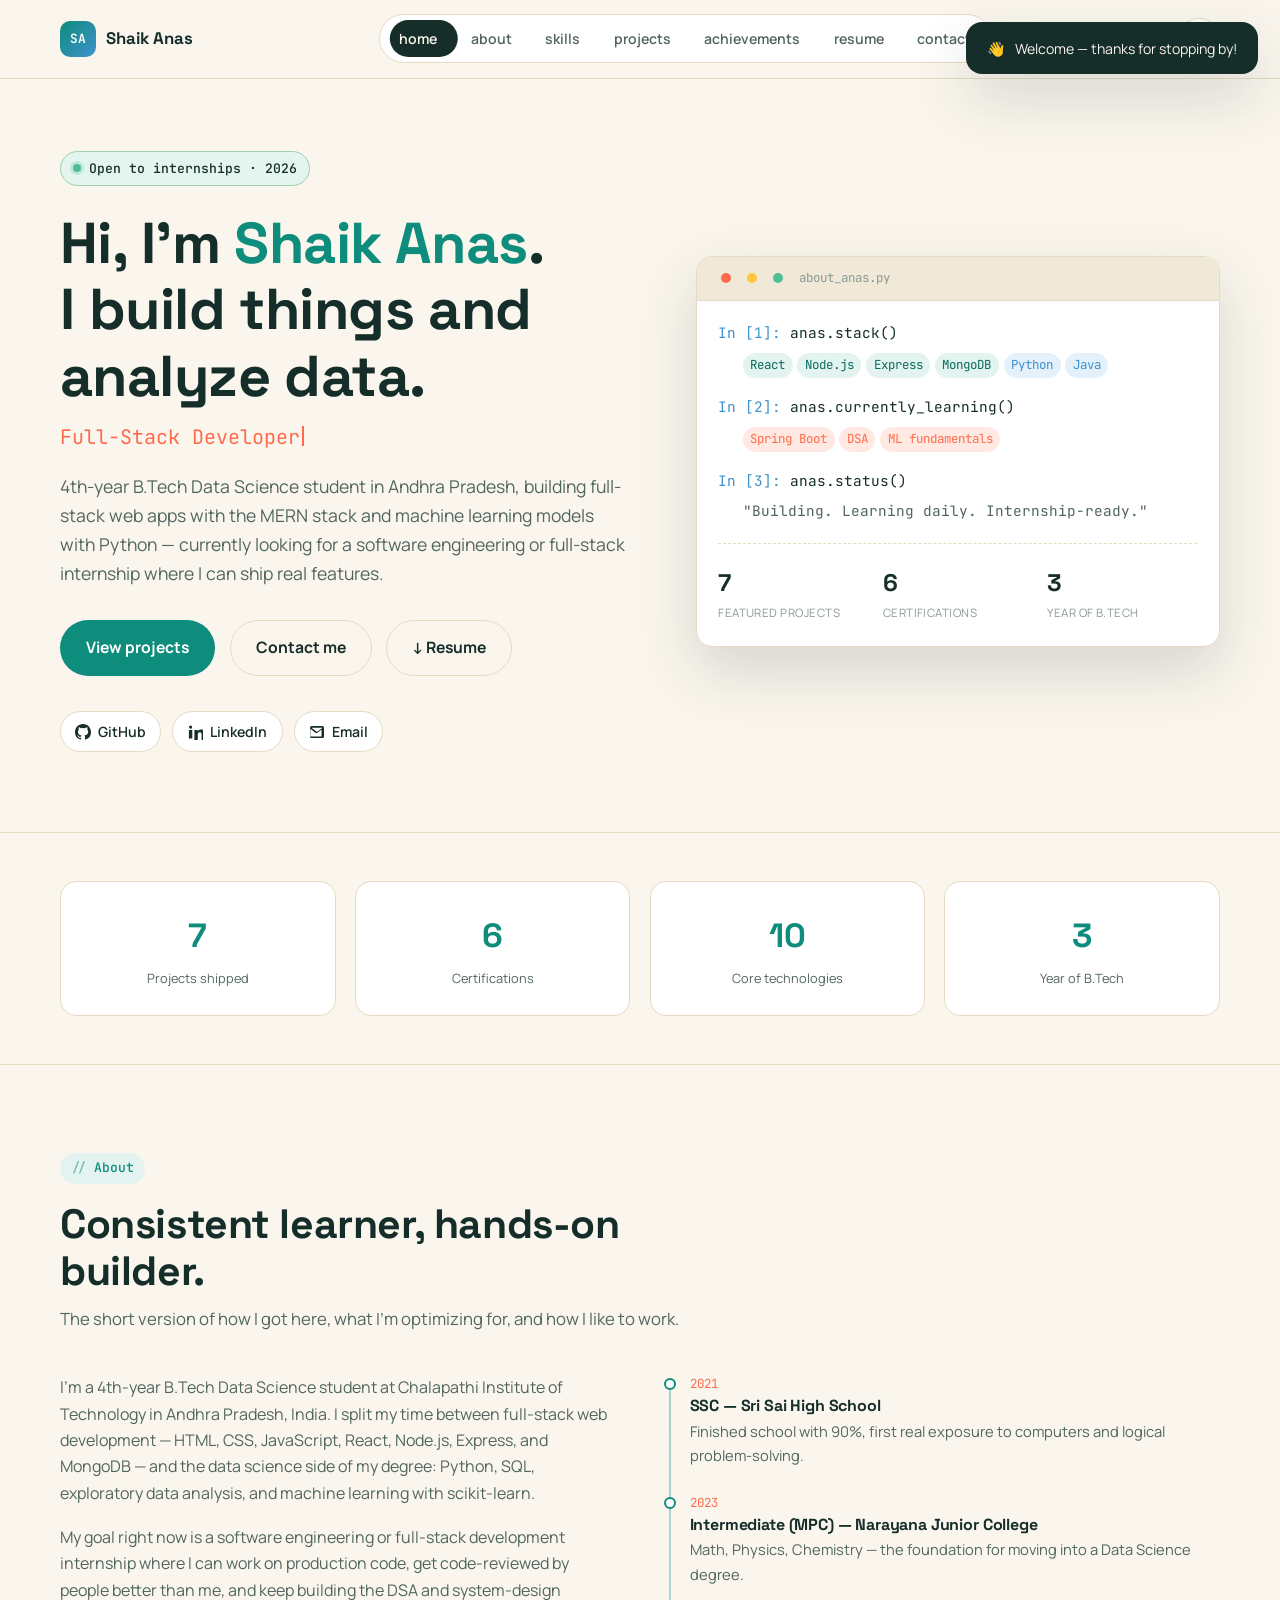
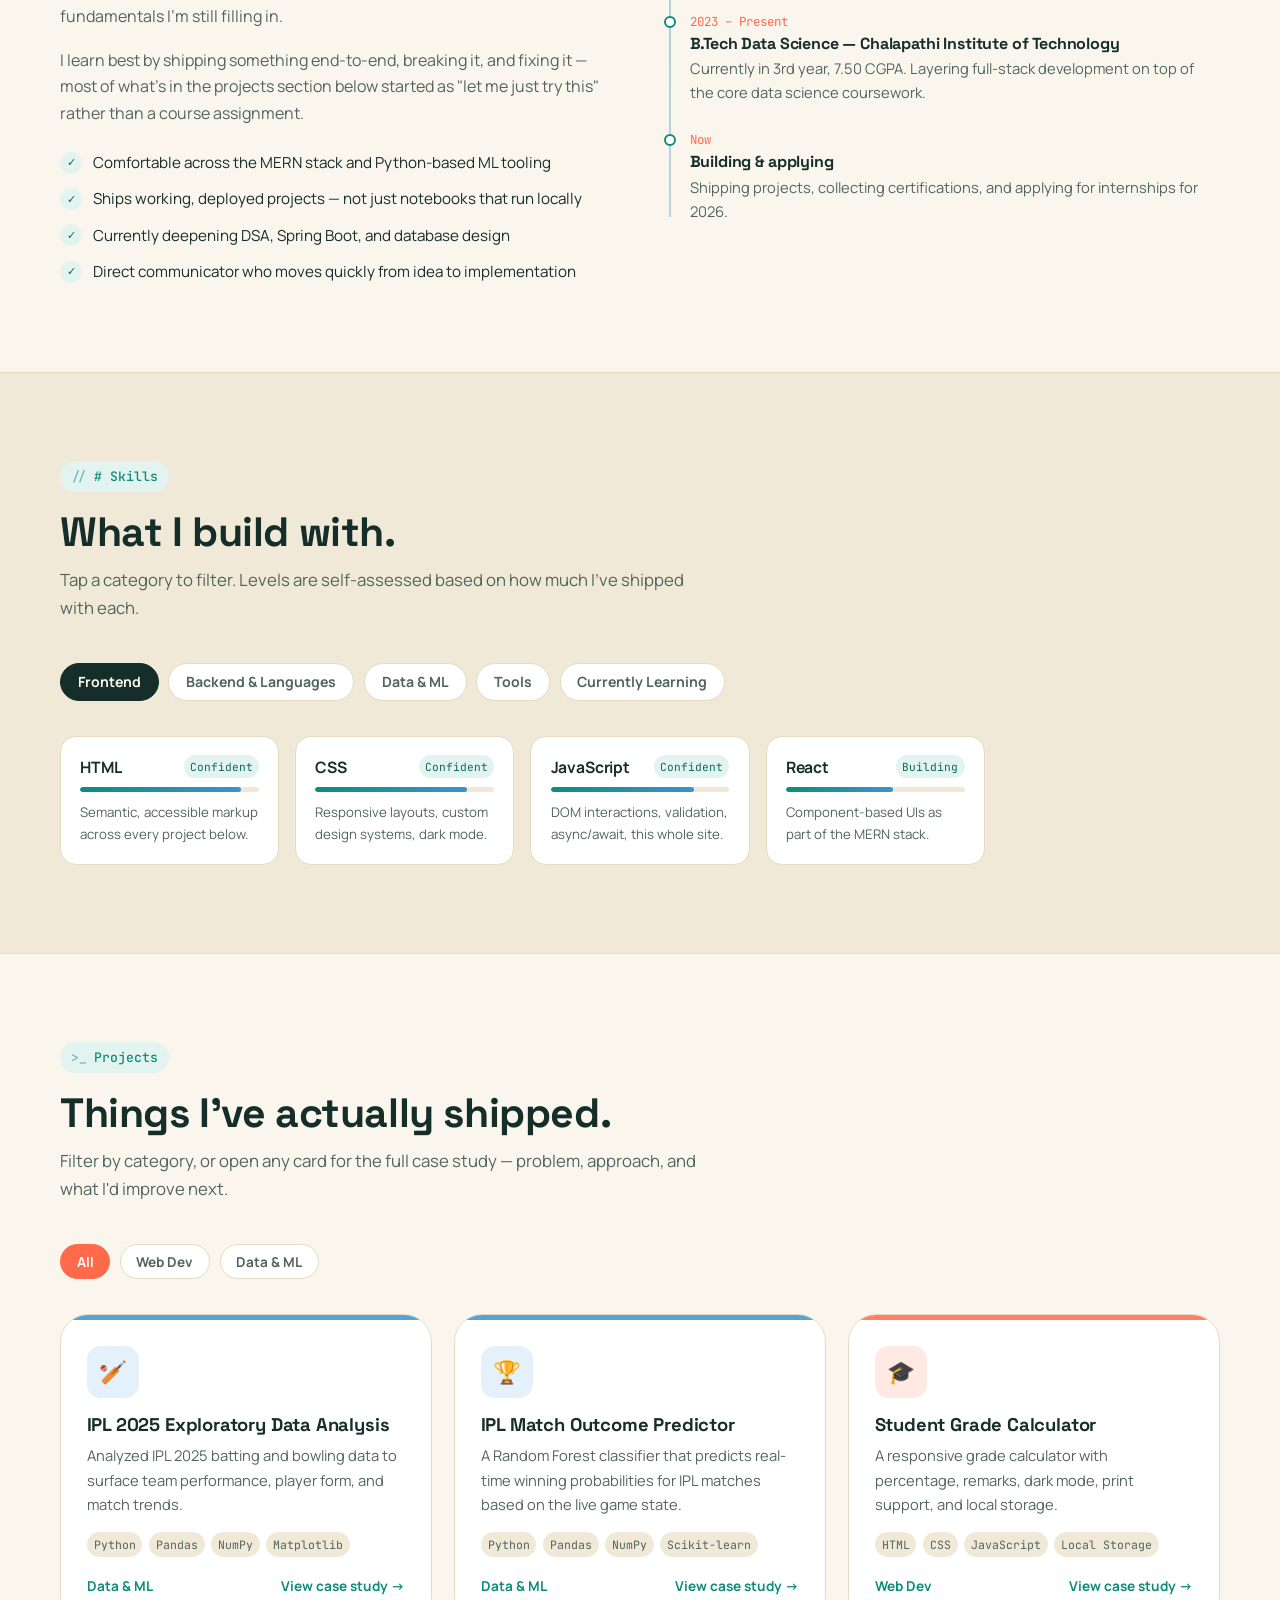
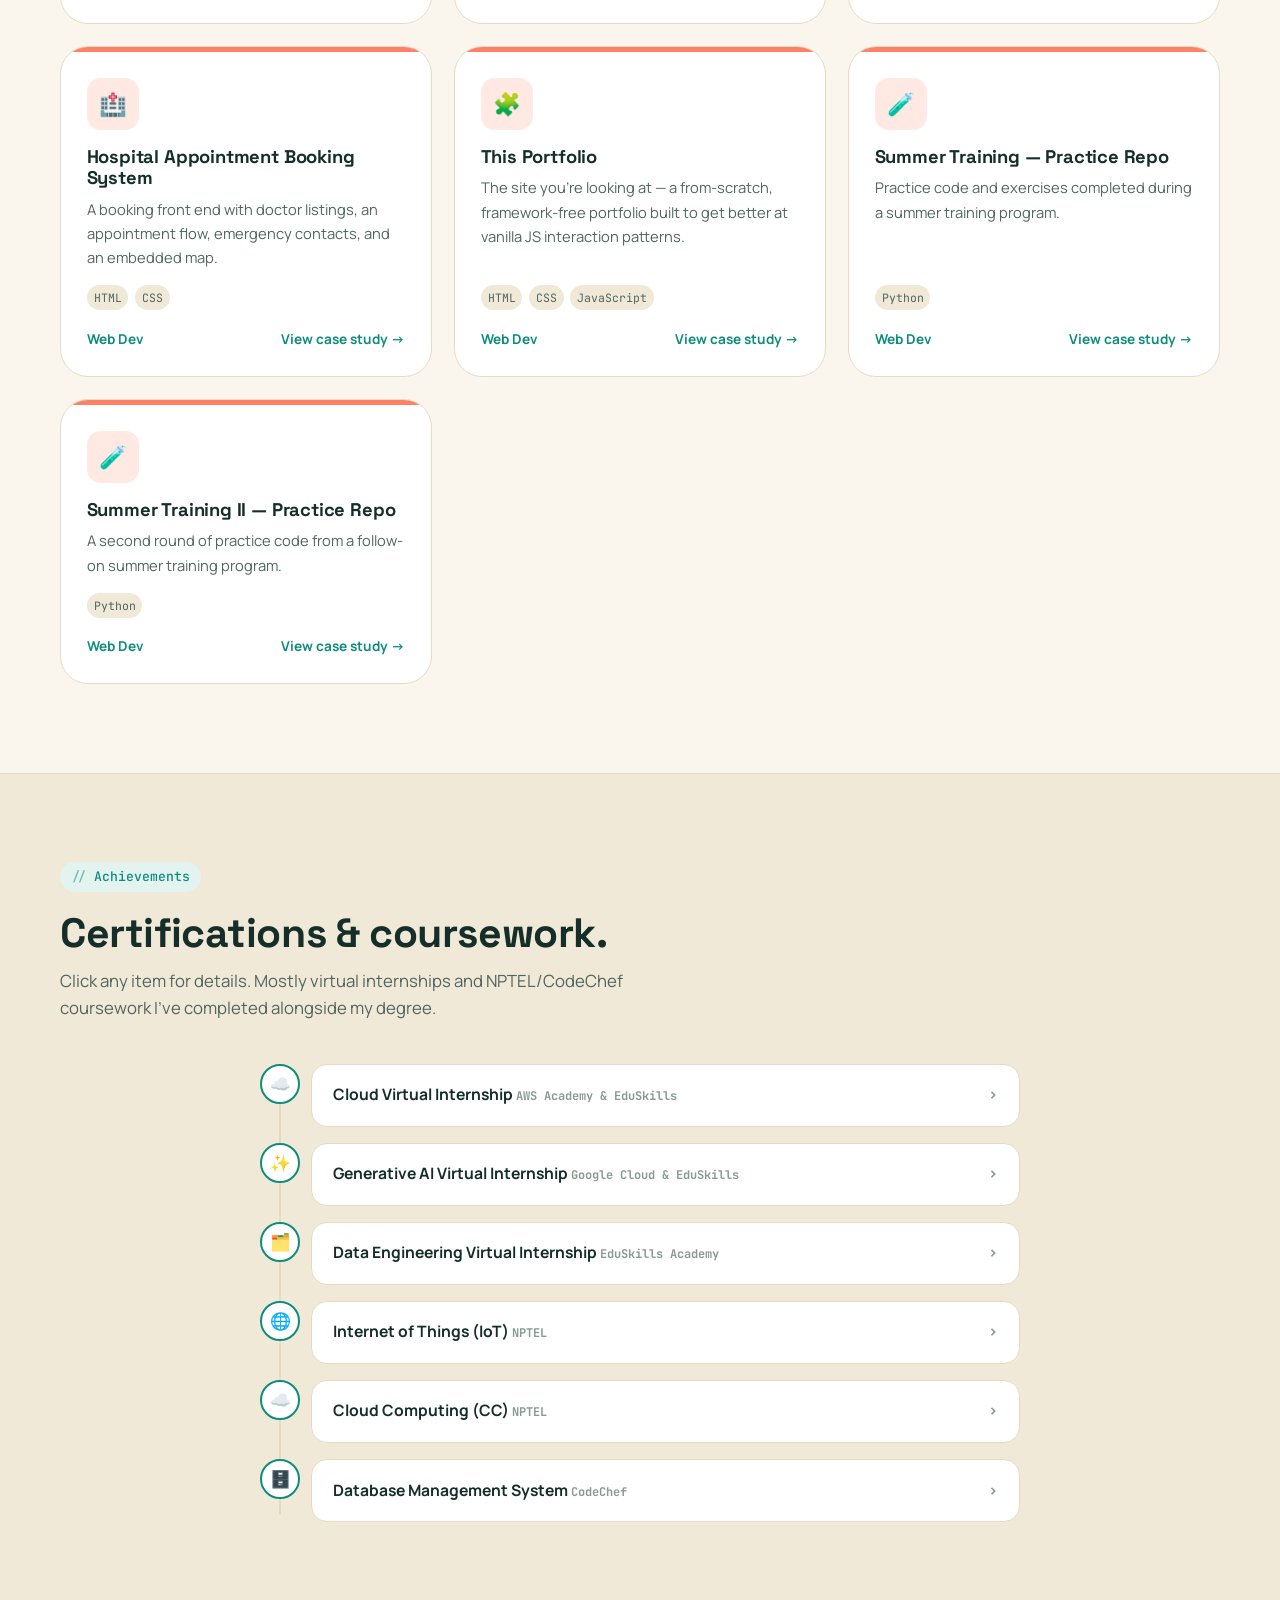
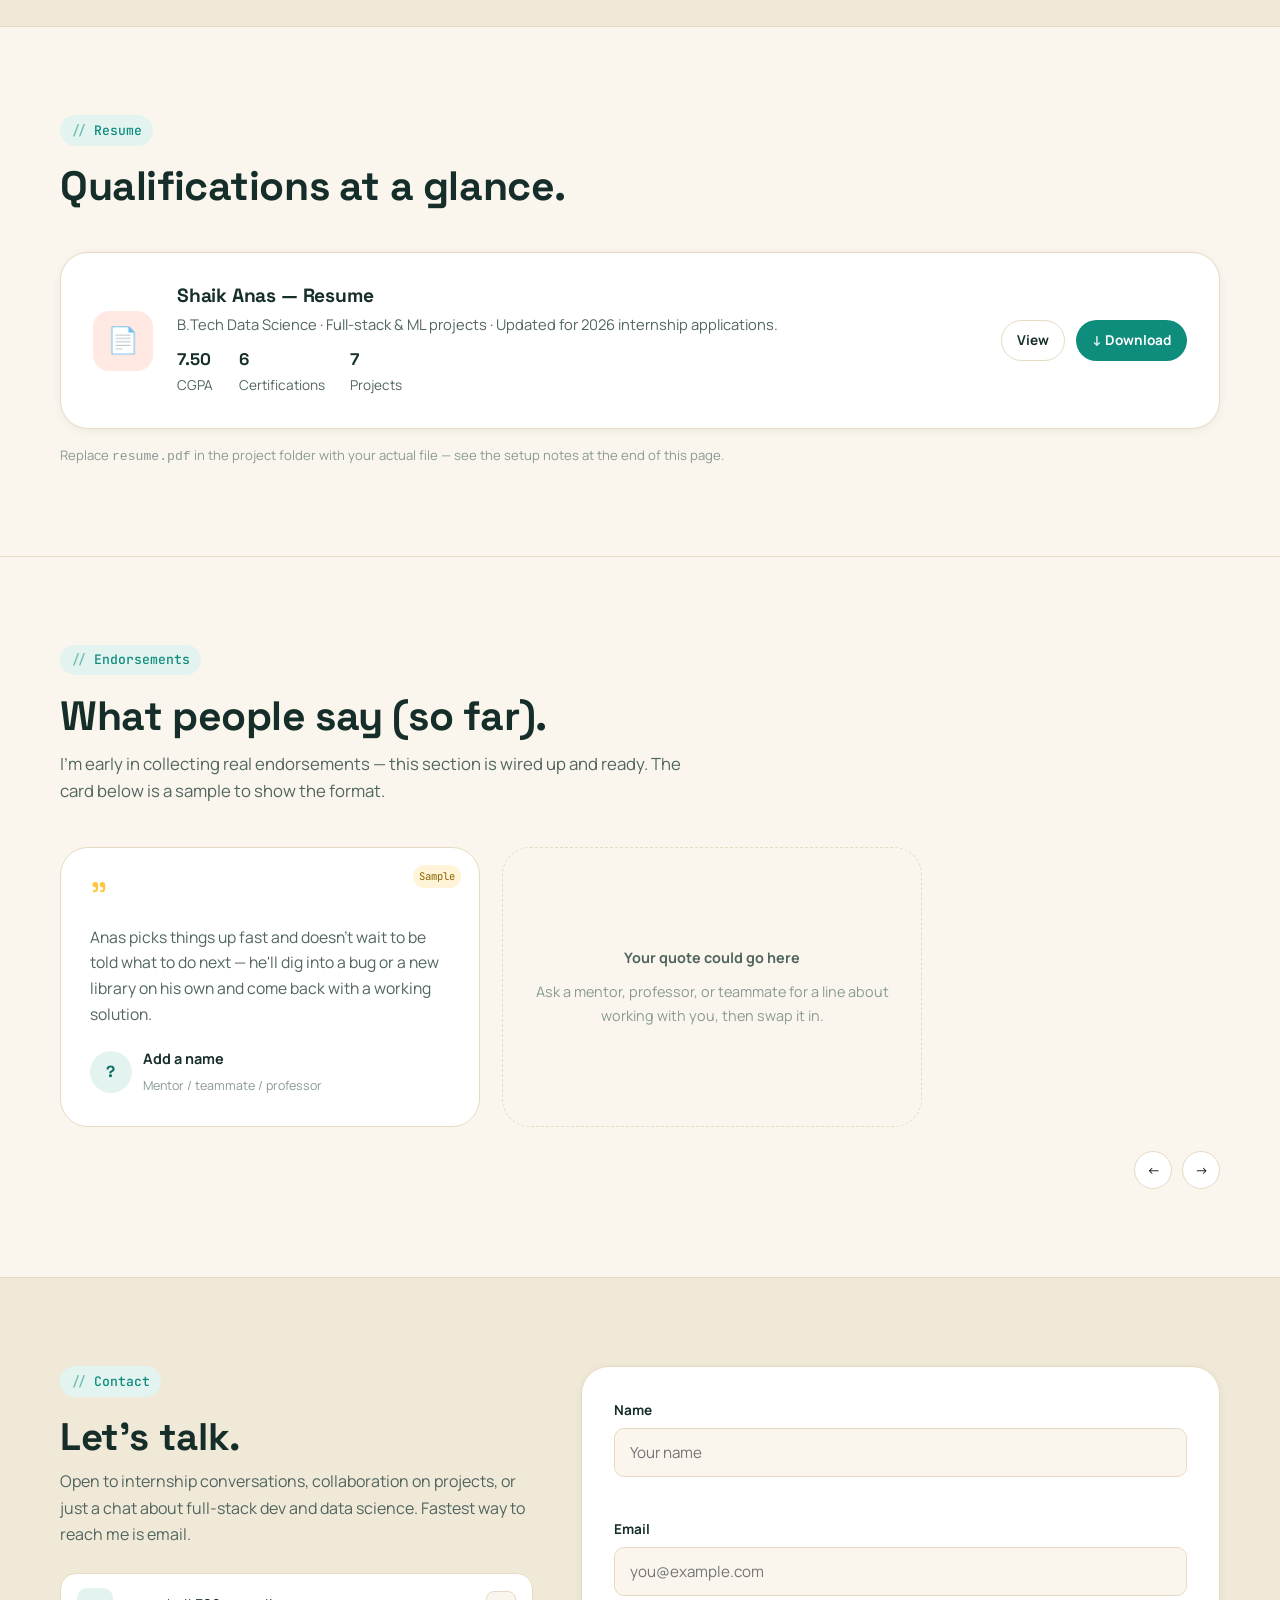
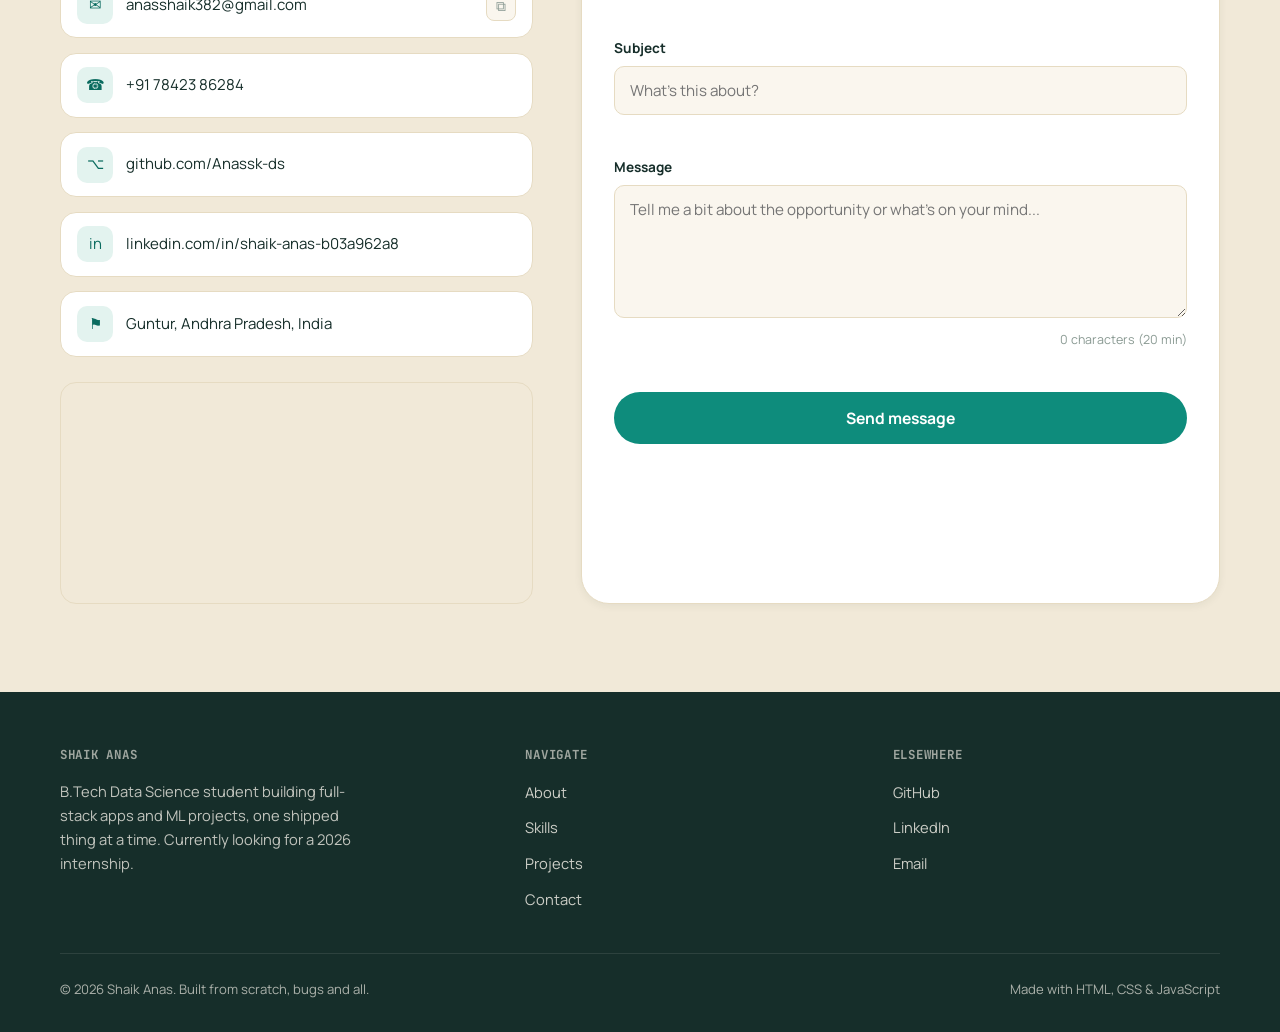
<file: index.html>
<!DOCTYPE html>
<html lang="en">
<head>
<meta charset="UTF-8">
<meta name="viewport" content="width=device-width, initial-scale=1.0">

<!-- Primary SEO -->
<title>Shaik Anas — Data Science Student &amp; Software Developer</title>
<meta name="description" content="Shaik Anas is a B.Tech Data Science student and software developer from Andhra Pradesh, India, building full-stack web applications, data analytics projects, and machine learning solutions.">
<meta name="keywords" content="Shaik Anas, Shaik Anas Data Science, Shaik Anas developer, Shaik Anas portfolio, Data Science student, software developer, full stack developer, MERN developer, Python, SQL, machine learning, data analytics">
<meta name="author" content="Shaik Anas">
<meta name="robots" content="index, follow, max-image-preview:large">

<!-- Canonical URL -->
<link rel="canonical" href="https://anassk-ds.github.io/Portfolio-Website/">

<!-- Open Graph -->
<meta property="og:type" content="website">
<meta property="og:url" content="https://anassk-ds.github.io/Portfolio-Website/">
<meta property="og:title" content="Shaik Anas — Data Science Student &amp; Software Developer">
<meta property="og:description" content="Portfolio of Shaik Anas — B.Tech Data Science student building software, data analytics projects, full-stack applications, and machine learning solutions.">
<meta property="og:site_name" content="Shaik Anas Portfolio">

<!-- Twitter / X -->
<meta name="twitter:card" content="summary">
<meta name="twitter:title" content="Shaik Anas — Data Science Student &amp; Software Developer">
<meta name="twitter:description" content="Portfolio of Shaik Anas — B.Tech Data Science student building software, data analytics projects, full-stack applications, and machine learning solutions.">

<!-- Theme -->
<meta name="theme-color" content="#0E8C7C">

<!-- Structured identity data -->
<script type="application/ld+json">
{
  "@context": "https://schema.org",
  "@type": "Person",
  "@id": "https://anassk-ds.github.io/Portfolio-Website/#shaik-anas",
  "name": "Shaik Anas",
  "url": "https://anassk-ds.github.io/Portfolio-Website/",
  "jobTitle": "Data Science Student & Software Developer",
  "description": "B.Tech Data Science student and software developer building full-stack web applications, data analytics projects, and machine learning solutions.",
  "address": {
    "@type": "PostalAddress",
    "addressLocality": "Guntur",
    "addressRegion": "Andhra Pradesh",
    "addressCountry": "IN"
  },
  "alumniOf": {
    "@type": "CollegeOrUniversity",
    "name": "Chalapathi Institute of Technology"
  },
  "sameAs": [
    "https://github.com/Anassk-ds",
    "https://www.linkedin.com/in/shaik-anas-b03a962a8/",
    "https://leetcode.com/u/anas_shaik/"
  ],
  "knowsAbout": [
    "Data Science",
    "Data Analytics",
    "Python",
    "SQL",
    "Machine Learning",
    "Full-Stack Development",
    "MERN Stack",
    "GitHub",
    "JavaScript"
  ]
}
</script>
<link rel="icon" href="data:image/svg+xml,<svg xmlns=%22http://www.w3.org/2000/svg%22 viewBox=%220 0 100 100%22><rect width=%22100%22 height=%22100%22 rx=%2222%22 fill=%22%230E8C7C%22/><text x=%2250%22 y=%2266%22 font-size=%2250%22 font-family=%22monospace%22 fill=%22white%22 text-anchor=%22middle%22>A</text></svg>">
<style>
/* ===========================================================
   SHAIK ANAS — PORTFOLIO
   Design language: "notebook & console" — nods to Jupyter cells
   (data science) and terminal prompts (full-stack/dev) without
   ever going literal dark-hacker. Bright, warm, editorial.
   =========================================================== */

/* ---------- FONTS ---------- */
@import url('https://fonts.googleapis.com/css2?family=Space+Grotesk:wght@500;600;700&family=Manrope:wght@400;500;600;700;800&family=JetBrains+Mono:wght@400;500;600&display=swap');

/* ---------- TOKENS ---------- */
:root{
  /* base surfaces */
  --bg:#FAF6EE;
  --bg-alt:#F1E9D8;
  --surface:#FFFFFF;
  --border:#E6DBC2;

  /* ink */
  --ink:#162E2A;
  --ink-soft:#51655F;
  --ink-faint:#8A9A93;

  /* accents */
  --teal:#0E8C7C;
  --teal-dark:#0A6B5F;
  --teal-tint:#E3F3EF;
  --coral:#FF6B4A;
  --coral-tint:#FFE9E2;
  --sun:#FFC53D;
  --sun-tint:#FFF4D8;
  --sky:#3E92CC;
  --sky-tint:#E4F1FA;
  --mint:#4FBE95;

  /* elevation */
  --shadow-sm:0 2px 8px rgba(22,46,42,.06);
  --shadow-md:0 10px 30px rgba(22,46,42,.10);
  --shadow-lg:0 24px 60px rgba(22,46,42,.16);

  /* geometry */
  --radius-sm:10px;
  --radius-md:16px;
  --radius-lg:28px;
  --radius-pill:999px;

  /* type */
  --font-display:'Space Grotesk', sans-serif;
  --font-body:'Manrope', sans-serif;
  --font-mono:'JetBrains Mono', monospace;

  /* motion */
  --ease:cubic-bezier(.22,.9,.3,1);
  --dur-fast:.2s;
  --dur-med:.45s;

  color-scheme: light;
}

[data-theme="dark"]{
  --bg:#122320;
  --bg-alt:#0D1B19;
  --surface:#18302B;
  --border:#25423B;

  --ink:#F2EEE1;
  --ink-soft:#B9C7C1;
  --ink-faint:#6E8580;

  --teal:#4FD6BE;
  --teal-dark:#38B39D;
  --teal-tint:#173B34;
  --coral:#FF8567;
  --coral-tint:#3B241E;
  --sun:#FFD35C;
  --sun-tint:#3A2E15;
  --sky:#6FB4E8;
  --sky-tint:#16303F;
  --mint:#6BD9AF;

  --shadow-sm:0 2px 10px rgba(0,0,0,.25);
  --shadow-md:0 14px 34px rgba(0,0,0,.35);
  --shadow-lg:0 28px 70px rgba(0,0,0,.45);

  color-scheme: dark;
}

/* ---------- RESET ---------- */
*,*::before,*::after{ box-sizing:border-box; }
html{ scroll-behavior:smooth; }
@media (prefers-reduced-motion: reduce){
  html{ scroll-behavior:auto; }
  *,*::before,*::after{
    animation-duration:.001ms !important;
    animation-iteration-count:1 !important;
    transition-duration:.001ms !important;
    scroll-behavior:auto !important;
  }
}

body{
  margin:0;
  background:var(--bg);
  color:var(--ink);
  font-family:var(--font-body);
  font-size:16px;
  line-height:1.65;
  -webkit-font-smoothing:antialiased;
  transition:background var(--dur-med) var(--ease), color var(--dur-med) var(--ease);
}

img{ max-width:100%; display:block; }
a{ color:inherit; }
button{ font-family:inherit; }

h1,h2,h3,h4{
  font-family:var(--font-display);
  line-height:1.15;
  margin:0;
  letter-spacing:-.01em;
}

p{ margin:0; }

.container{
  width:min(1160px, 92%);
  margin-inline:auto;
}

/* visually-hidden but accessible */
.sr-only{
  position:absolute; width:1px; height:1px;
  padding:0; margin:-1px; overflow:hidden;
  clip:rect(0,0,0,0); white-space:nowrap; border:0;
}

/* skip link */
.skip-link{
  position:absolute; left:1rem; top:-60px;
  background:var(--ink); color:var(--bg);
  padding:.7rem 1.1rem; border-radius:var(--radius-sm);
  z-index:2000; transition:top var(--dur-fast) var(--ease);
}
.skip-link:focus{ top:1rem; }

/* focus states */
a:focus-visible,
button:focus-visible,
input:focus-visible,
textarea:focus-visible,
select:focus-visible,
[tabindex]:focus-visible{
  outline:2.5px solid var(--coral);
  outline-offset:3px;
  border-radius:6px;
}

/* ---------- EYEBROW / SECTION LABELS (console-comment motif) ---------- */
.eyebrow{
  display:inline-flex;
  align-items:center;
  gap:.5em;
  font-family:var(--font-mono);
  font-size:.82rem;
  font-weight:500;
  color:var(--teal);
  background:var(--teal-tint);
  padding:.35em .85em;
  border-radius:var(--radius-pill);
  margin-bottom:1.1rem;
}
.eyebrow::before{ content:"//"; opacity:.55; }
.eyebrow.is-prompt::before{ content:">_"; }

.section-head{
  max-width:640px;
  margin-bottom:2.6rem;
}
.section-head h2{
  font-size:clamp(1.8rem, 3.2vw, 2.6rem);
  margin-bottom:.6rem;
}
.section-head p{
  color:var(--ink-soft);
  font-size:1.05rem;
}

section{
  padding:5.5rem 0;
  border-bottom:1px solid var(--border);
}
section:last-of-type{ border-bottom:none; }

/* alternate surface bands for rhythm */
.band-alt{ background:var(--bg-alt); }

/* ---------- CURSOR GLOW (desktop, pointer:fine only — added via JS) ---------- */
.cursor-glow{
  position:fixed;
  top:0; left:0;
  width:380px; height:380px;
  border-radius:50%;
  pointer-events:none;
  z-index:1;
  background:radial-gradient(circle, color-mix(in srgb, var(--teal) 16%, transparent) 0%, color-mix(in srgb, var(--coral) 8%, transparent) 45%, transparent 72%);
  transform:translate(-50%,-50%);
  opacity:0;
  transition:opacity .4s ease;
  will-change:transform;
}
.cursor-glow.is-active{ opacity:1; }

/* ---------- BUTTONS ---------- */
.btn{
  --btn-bg:var(--ink);
  --btn-fg:var(--bg);
  display:inline-flex;
  align-items:center;
  gap:.55em;
  font-family:var(--font-body);
  font-weight:700;
  font-size:.98rem;
  padding:.9em 1.6em;
  border-radius:var(--radius-pill);
  background:var(--btn-bg);
  color:var(--btn-fg);
  border:1.5px solid transparent;
  cursor:pointer;
  text-decoration:none;
  transition:transform var(--dur-fast) var(--ease), box-shadow var(--dur-fast) var(--ease);
  position:relative;
  isolation:isolate;
}
.btn:hover{ transform:translateY(-3px); box-shadow:var(--shadow-md); }
.btn:active{ transform:translateY(-1px); }

.btn-primary{ --btn-bg:var(--teal); --btn-fg:#fff; }
.btn-coral{ --btn-bg:var(--coral); --btn-fg:#fff; }
.btn-ghost{
  --btn-bg:transparent; --btn-fg:var(--ink);
  border-color:var(--border);
}
.btn-ghost:hover{ border-color:var(--teal); }
.btn-sm{ padding:.6em 1.1em; font-size:.85rem; }
.btn:disabled{ opacity:.55; cursor:not-allowed; transform:none; box-shadow:none; }

/* ---------- HEADER / NAV ---------- */
.site-header{
  position:sticky;
  top:0;
  z-index:1000;
  background:color-mix(in srgb, var(--bg) 88%, transparent);
  backdrop-filter:blur(10px);
  border-bottom:1px solid var(--border);
  transition:box-shadow var(--dur-fast) var(--ease), background var(--dur-med) var(--ease), transform var(--dur-med) var(--ease);
}
.site-header.is-scrolled{ box-shadow:var(--shadow-sm); }
.site-header.is-hidden{ transform:translateY(-100%); }

.nav-inner{
  display:flex;
  align-items:center;
  justify-content:space-between;
  padding:.9rem 0;
}

.logo{
  display:flex;
  align-items:center;
  gap:.6rem;
  font-family:var(--font-display);
  font-weight:700;
  font-size:1.05rem;
  text-decoration:none;
  color:var(--ink);
}
.logo-mark{
  width:36px; height:36px;
  border-radius:10px;
  background:linear-gradient(135deg, var(--teal), var(--sky));
  color:#fff;
  display:flex; align-items:center; justify-content:center;
  font-family:var(--font-mono);
  font-size:.8rem;
  font-weight:600;
  flex-shrink:0;
}

.nav-tabs{
  display:flex;
  gap:.25rem;
  list-style:none;
  margin:0; padding:0;
  background:var(--surface);
  border:1px solid var(--border);
  border-radius:var(--radius-pill);
  padding:.3rem;
  position:relative;
}
.nav-indicator{
  position:absolute;
  top:.3rem;
  height:calc(100% - .6rem);
  border-radius:var(--radius-pill);
  background:var(--ink);
  z-index:0;
  transition:transform var(--dur-med) var(--ease), width var(--dur-med) var(--ease), opacity var(--dur-fast) var(--ease);
  opacity:0;
}
.nav-tabs a{
  display:block;
  position:relative;
  z-index:1;
  padding:.5em 1.05em;
  border-radius:var(--radius-pill);
  text-decoration:none;
  font-size:.88rem;
  font-weight:600;
  color:var(--ink-soft);
  transition:color var(--dur-fast) var(--ease);
  white-space:nowrap;
}
.nav-tabs a:hover{ color:var(--ink); }
.nav-tabs a.is-active{ color:var(--bg); }
@media (max-width:860px){
  .nav-indicator{ display:none; }
}

.nav-actions{ display:flex; align-items:center; gap:.6rem; }

.theme-toggle{
  width:42px; height:42px;
  border-radius:50%;
  border:1px solid var(--border);
  background:var(--surface);
  display:flex; align-items:center; justify-content:center;
  cursor:pointer;
  font-size:1.05rem;
  transition:transform var(--dur-fast) var(--ease), border-color var(--dur-fast) var(--ease);
}
.theme-toggle:hover{ transform:rotate(-12deg); border-color:var(--teal); }

.menu-toggle{
  display:none;
  width:42px; height:42px;
  border-radius:10px;
  border:1px solid var(--border);
  background:var(--surface);
  cursor:pointer;
  align-items:center;
  justify-content:center;
}
.menu-toggle span,
.menu-toggle span::before,
.menu-toggle span::after{
  content:"";
  display:block;
  width:18px; height:2px;
  background:var(--ink);
  position:relative;
  transition:transform var(--dur-fast) var(--ease), opacity var(--dur-fast) var(--ease);
}
.menu-toggle span::before{ position:absolute; top:-6px; }
.menu-toggle span::after{ position:absolute; top:6px; }
.menu-toggle.is-open span{ background:transparent; }
.menu-toggle.is-open span::before{ transform:translateY(6px) rotate(45deg); }
.menu-toggle.is-open span::after{ transform:translateY(-6px) rotate(-45deg); }

@media (max-width:860px){
  .nav-tabs{
    position:fixed;
    inset:64px 4% auto 4%;
    flex-direction:column;
    display:none;
    padding:.6rem;
    box-shadow:var(--shadow-lg);
  }
  .nav-tabs.is-open{ display:flex; }
  .nav-tabs a{ text-align:center; }
  .menu-toggle{ display:flex; }
}

/* ---------- HERO ---------- */
.hero{
  padding:4.5rem 0 5rem;
  border-bottom:1px solid var(--border);
  overflow:hidden;
}
.hero-grid{
  display:grid;
  grid-template-columns:1.05fr .95fr;
  gap:3.5rem;
  align-items:center;
}
@media (max-width:940px){
  .hero-grid{ grid-template-columns:1fr; gap:2.5rem; }
}

.status-badge{
  display:inline-flex;
  align-items:center;
  gap:.55em;
  font-family:var(--font-mono);
  font-size:.82rem;
  font-weight:500;
  padding:.45em .95em;
  border-radius:var(--radius-pill);
  background:var(--mint) / 12%;
  background:color-mix(in srgb, var(--mint) 16%, var(--surface));
  border:1px solid color-mix(in srgb, var(--mint) 45%, var(--border));
  margin-bottom:1.5rem;
}
.status-dot{
  width:8px; height:8px; border-radius:50%;
  background:var(--mint);
  box-shadow:0 0 0 3px color-mix(in srgb, var(--mint) 25%, transparent);
  animation:pulse-dot 2.2s ease-in-out infinite;
}
@keyframes pulse-dot{
  0%,100%{ opacity:1; }
  50%{ opacity:.45; }
}

.hero h1{
  font-size:clamp(2.4rem, 5vw, 3.6rem);
  margin-bottom:.75rem;
}
.hero h1 .accent{ color:var(--teal); }

.hero-role{
  font-family:var(--font-mono);
  font-size:clamp(1rem, 1.6vw, 1.25rem);
  color:var(--coral);
  margin-bottom:1.15rem;
  min-height:1.6em;
}
.hero-role .cursor{
  display:inline-block;
  width:2px; height:1em;
  background:var(--coral);
  margin-left:2px;
  vertical-align:-2px;
  animation:blink 1s step-end infinite;
}
@keyframes blink{ 50%{ opacity:0; } }

.hero p.lede{
  font-size:1.1rem;
  color:var(--ink-soft);
  max-width:52ch;
  margin-bottom:2rem;
}

.hero-ctas{
  display:flex;
  flex-wrap:wrap;
  gap:.9rem;
  margin-bottom:2.2rem;
}

.social-row{
  display:flex;
  gap:.7rem;
  flex-wrap:wrap;
}
.social-chip{
  display:inline-flex;
  align-items:center;
  gap:.5em;
  padding:.55em 1em;
  border-radius:var(--radius-pill);
  border:1px solid var(--border);
  background:var(--surface);
  text-decoration:none;
  font-size:.88rem;
  font-weight:600;
  color:var(--ink);
  transition:border-color var(--dur-fast) var(--ease), transform var(--dur-fast) var(--ease);
}
.social-chip:hover{ border-color:var(--teal); transform:translateY(-2px); }

/* --- hero terminal / notebook cell (signature element) --- */
.cell{
  background:var(--surface);
  border:1px solid var(--border);
  border-radius:var(--radius-md);
  box-shadow:var(--shadow-lg);
  overflow:hidden;
  font-family:var(--font-mono);
}
.cell-titlebar{
  display:flex;
  align-items:center;
  gap:.5rem;
  padding:.7rem 1rem;
  background:var(--bg-alt);
  border-bottom:1px solid var(--border);
}
.cell-dot{ width:10px; height:10px; border-radius:50%; }
.cell-dot.c1{ background:var(--coral); }
.cell-dot.c2{ background:var(--sun); }
.cell-dot.c3{ background:var(--mint); }
.cell-titlebar span{
  margin-left:.5rem;
  font-size:.78rem;
  color:var(--ink-faint);
}
.cell-body{ padding:1.25rem 1.35rem 1.5rem; font-size:.9rem; }
.cell-line{ display:flex; gap:.6em; margin-bottom:.35rem; }
.cell-prompt{ color:var(--sky); flex-shrink:0; }
.cell-input{ color:var(--ink); }
.cell-output{
  color:var(--ink-soft);
  padding-left:1.7em;
  margin-top:.15rem;
}
.cell-output .tag{
  display:inline-block;
  margin:.15rem .3rem .15rem 0;
  padding:.2em .6em;
  border-radius:var(--radius-pill);
  font-size:.78rem;
}
.tag-teal{ background:var(--teal-tint); color:var(--teal-dark); }
.tag-coral{ background:var(--coral-tint); color:var(--coral); }
.tag-sun{ background:var(--sun-tint); color:#8a6200; }
[data-theme="dark"] .tag-sun{ color:var(--sun); }
.tag-sky{ background:var(--sky-tint); color:var(--sky); }

.cell-stats{
  display:grid;
  grid-template-columns:repeat(3,1fr);
  gap:.9rem;
  margin-top:1.3rem;
  padding-top:1.2rem;
  border-top:1px dashed var(--border);
  font-family:var(--font-body);
}
.cell-stats .stat-num{
  font-family:var(--font-display);
  font-size:1.5rem;
  font-weight:700;
  color:var(--ink);
}
.cell-stats .stat-label{
  font-size:.72rem;
  color:var(--ink-faint);
  text-transform:uppercase;
  letter-spacing:.04em;
}

/* ---------- SCROLL REVEAL ----------
   Visible by default so the page still works if JS fails to load.
   JS opts elements into the hidden starting state via .reveal-armed,
   then adds .is-visible once scrolled into view. See script.js. */
.reveal{ opacity:1; transform:none; }
.reveal.reveal-armed{
  opacity:0;
  transform:translateY(24px);
  transition:opacity .7s var(--ease), transform .7s var(--ease);
}
.reveal.reveal-armed.is-visible{ opacity:1; transform:none; }

/* ---------- ABOUT ---------- */
.about-grid{
  display:grid;
  grid-template-columns:1fr 1fr;
  gap:3rem;
}
@media (max-width:860px){ .about-grid{ grid-template-columns:1fr; } }

.about-copy p{ color:var(--ink-soft); margin-bottom:1.1rem; }
.about-copy p:last-child{ margin-bottom:0; }

.strengths{
  list-style:none; margin:1.5rem 0 0; padding:0;
  display:grid; gap:.7rem;
}
.strengths li{
  display:flex; gap:.7em; align-items:flex-start;
  font-size:.95rem; color:var(--ink);
}
.strengths li::before{
  content:"✓";
  flex-shrink:0;
  width:22px; height:22px;
  border-radius:50%;
  background:var(--teal-tint);
  color:var(--teal-dark);
  font-size:.7rem;
  display:flex; align-items:center; justify-content:center;
  margin-top:.15em;
}

/* mini journey timeline (about) */
.journey{
  position:relative;
  padding-left:1.6rem;
}
.journey::before{
  content:"";
  position:absolute; left:5px; top:6px; bottom:6px;
  width:2px;
  background:linear-gradient(var(--teal), var(--sky));
  opacity:.35;
}
.journey-item{
  position:relative;
  padding-bottom:1.6rem;
}
.journey-item:last-child{ padding-bottom:0; }
.journey-item::before{
  content:"";
  position:absolute; left:-1.6rem; top:4px;
  width:12px; height:12px;
  border-radius:50%;
  background:var(--surface);
  border:2.5px solid var(--teal);
}
.journey-item .yr{
  font-family:var(--font-mono);
  font-size:.78rem;
  color:var(--coral);
  display:block;
  margin-bottom:.15rem;
}
.journey-item h4{ font-size:1rem; margin-bottom:.2rem; }
.journey-item p{ color:var(--ink-soft); font-size:.92rem; }

/* ---------- SKILLS ---------- */
.skill-tabs{
  display:flex;
  flex-wrap:wrap;
  gap:.6rem;
  margin-bottom:2.2rem;
}
.skill-tab{
  padding:.6em 1.2em;
  border-radius:var(--radius-pill);
  border:1px solid var(--border);
  background:var(--surface);
  cursor:pointer;
  font-weight:700;
  font-size:.88rem;
  color:var(--ink-soft);
  transition:all var(--dur-fast) var(--ease);
}
.skill-tab:hover{ border-color:var(--teal); color:var(--ink); }
.skill-tab.is-active{
  background:var(--ink);
  border-color:var(--ink);
  color:var(--bg);
}

.skill-panel{ display:none; }
.skill-panel.is-active{ display:block; }

.skill-grid{
  display:grid;
  grid-template-columns:repeat(auto-fill, minmax(200px, 1fr));
  gap:1rem;
}
.skill-card{
  background:var(--surface);
  border:1px solid var(--border);
  border-radius:var(--radius-md);
  padding:1.15rem 1.2rem;
  cursor:default;
  transition:transform var(--dur-fast) var(--ease), box-shadow var(--dur-fast) var(--ease), border-color var(--dur-fast) var(--ease);
}
.skill-card:hover, .skill-card:focus-within{
  transform:translateY(-4px);
  box-shadow:var(--shadow-md);
  border-color:var(--teal);
}
.skill-card-top{
  display:flex; align-items:center; justify-content:space-between;
  margin-bottom:.55rem;
}
.skill-card h4{ font-size:.98rem; font-family:var(--font-body); font-weight:700; }
.skill-level{
  font-family:var(--font-mono);
  font-size:.7rem;
  padding:.2em .55em;
  border-radius:var(--radius-pill);
  background:var(--teal-tint);
  color:var(--teal-dark);
}
.skill-level.lvl-learning{ background:var(--sun-tint); color:#8a6200; }
[data-theme="dark"] .skill-level.lvl-learning{ color:var(--sun); }
.skill-bar{
  height:5px;
  border-radius:var(--radius-pill);
  background:var(--bg-alt);
  overflow:hidden;
  margin-bottom:.6rem;
}
.skill-bar-fill{
  height:100%;
  border-radius:var(--radius-pill);
  background:linear-gradient(90deg, var(--teal), var(--sky));
  width:0%;
  transition:width 1s var(--ease);
}
.skill-card p{ font-size:.83rem; color:var(--ink-soft); }

/* ---------- PROJECTS ---------- */
.filter-row{
  display:flex;
  flex-wrap:wrap;
  gap:.6rem;
  margin-bottom:2.2rem;
}
.filter-btn{
  padding:.55em 1.15em;
  border-radius:var(--radius-pill);
  border:1px solid var(--border);
  background:var(--surface);
  font-weight:700;
  font-size:.85rem;
  cursor:pointer;
  color:var(--ink-soft);
  transition:all var(--dur-fast) var(--ease);
}
.filter-btn:hover{ color:var(--ink); border-color:var(--teal); }
.filter-btn.is-active{ background:var(--coral); border-color:var(--coral); color:#fff; }

.project-grid{
  display:grid;
  grid-template-columns:repeat(auto-fill, minmax(310px, 1fr));
  gap:1.4rem;
}
.project-card{
  background:var(--surface);
  border:1px solid var(--border);
  border-radius:var(--radius-lg);
  padding:1.6rem;
  display:flex;
  flex-direction:column;
  cursor:pointer;
  text-align:left;
  transition:transform .15s var(--ease), box-shadow var(--dur-fast) var(--ease);
  height:100%;
  transform-style:preserve-3d;
  will-change:transform;
  position:relative;
  overflow:hidden;
}
.project-card::before{
  content:"";
  position:absolute;
  top:0; left:0; right:0;
  height:5px;
  background:var(--card-accent, var(--teal));
  opacity:.85;
}
.project-card:hover{ transform:translateY(-6px); box-shadow:var(--shadow-md); }
.project-card.is-hidden{ display:none; }

.project-skeleton{ min-height:230px; }

.project-icon{
  width:52px; height:52px;
  border-radius:14px;
  display:flex; align-items:center; justify-content:center;
  font-size:1.4rem;
  margin-bottom:1rem;
  margin-top:.35rem;
}
.project-card h3{ font-size:1.15rem; margin-bottom:.5rem; }
.project-card .summary{ color:var(--ink-soft); font-size:.92rem; margin-bottom:1rem; flex-grow:1; }
.stack-row{ display:flex; flex-wrap:wrap; gap:.4rem; margin-bottom:1.1rem; }
.stack-chip{
  font-family:var(--font-mono);
  font-size:.72rem;
  padding:.25em .6em;
  border-radius:var(--radius-pill);
  background:var(--bg-alt);
  color:var(--ink-soft);
}
.project-card .card-foot{
  display:flex; align-items:center; justify-content:space-between;
  font-size:.85rem; font-weight:700; color:var(--teal);
}

/* modal */
.modal-overlay{
  position:fixed; inset:0;
  background:rgba(15,25,23,.55);
  backdrop-filter:blur(3px);
  display:none;
  align-items:center; justify-content:center;
  padding:4vh 4vw;
  z-index:2000;
}
.modal-overlay.is-open{ display:flex; }
.modal{
  background:var(--surface);
  border-radius:var(--radius-lg);
  max-width:640px;
  width:100%;
  max-height:90vh;
  overflow-y:auto;
  padding:2.2rem;
  box-shadow:var(--shadow-lg);
  position:relative;
  animation:modal-in .3s var(--ease);
}
@keyframes modal-in{
  from{ opacity:0; transform:translateY(16px) scale(.98); }
  to{ opacity:1; transform:none; }
}
.modal-close{
  position:absolute; top:1.2rem; right:1.2rem;
  width:36px; height:36px; border-radius:50%;
  border:1px solid var(--border);
  background:var(--bg-alt);
  cursor:pointer;
  font-size:1rem;
}
.modal h3{ font-size:1.5rem; margin-bottom:.3rem; padding-right:2rem; }
.modal .modal-tag{ color:var(--coral); font-family:var(--font-mono); font-size:.85rem; margin-bottom:1.2rem; display:block; }
.modal-section{ margin-bottom:1.2rem; }
.modal-section h4{
  font-family:var(--font-mono);
  font-size:.78rem;
  text-transform:uppercase;
  letter-spacing:.05em;
  color:var(--teal);
  margin-bottom:.4rem;
}
.modal-section p{ color:var(--ink-soft); font-size:.95rem; }
.modal-links{ display:flex; gap:.8rem; margin-top:1.4rem; flex-wrap:wrap; }

/* ---------- ACHIEVEMENTS / TIMELINE ---------- */
.timeline{ position:relative; max-width:760px; margin-inline:auto; }
.timeline::before{
  content:"";
  position:absolute; left:19px; top:8px; bottom:8px;
  width:2px;
  background:var(--border);
}
.timeline-item{
  position:relative;
  padding-left:3.2rem;
  margin-bottom:1rem;
}
.timeline-marker{
  position:absolute; left:0; top:0;
  width:40px; height:40px;
  border-radius:50%;
  background:var(--surface);
  border:2px solid var(--teal);
  display:flex; align-items:center; justify-content:center;
  font-size:1.05rem;
  z-index:1;
}
.timeline-card{
  background:var(--surface);
  border:1px solid var(--border);
  border-radius:var(--radius-md);
  padding:1.1rem 1.3rem;
  cursor:pointer;
}
.timeline-card summary{
  list-style:none;
  cursor:pointer;
  display:flex;
  justify-content:space-between;
  align-items:center;
  gap:1rem;
  font-weight:700;
  font-size:.98rem;
}
.timeline-card summary::-webkit-details-marker{ display:none; }
.timeline-card summary .chev{ transition:transform var(--dur-fast) var(--ease); color:var(--ink-faint); flex-shrink:0; }
.timeline-card[open] summary .chev{ transform:rotate(90deg); }
.timeline-card .meta{ font-family:var(--font-mono); font-size:.75rem; color:var(--ink-faint); margin-top:.2rem; }
.timeline-card .detail{ color:var(--ink-soft); font-size:.9rem; margin-top:.8rem; padding-top:.8rem; border-top:1px dashed var(--border); }

/* ---------- RESUME ---------- */
.resume-card{
  background:var(--surface);
  border:1px solid var(--border);
  border-radius:var(--radius-lg);
  padding:2rem;
  display:grid;
  grid-template-columns:auto 1fr auto;
  gap:1.5rem;
  align-items:center;
  box-shadow:var(--shadow-sm);
}
@media (max-width:700px){
  .resume-card{ grid-template-columns:1fr; text-align:center; }
}
.resume-icon{
  width:60px; height:60px;
  border-radius:16px;
  background:var(--coral-tint);
  color:var(--coral);
  display:flex; align-items:center; justify-content:center;
  font-size:1.6rem;
  margin-inline:auto;
}
.resume-facts{ display:flex; gap:1.6rem; flex-wrap:wrap; margin-top:.6rem; }
.resume-facts div{ font-size:.85rem; color:var(--ink-soft); }
.resume-facts strong{ display:block; color:var(--ink); font-family:var(--font-display); font-size:1.05rem; }
.resume-actions{ display:flex; gap:.7rem; flex-wrap:wrap; }

/* ---------- TESTIMONIALS ---------- */
.testimonial-track-wrap{ position:relative; }
.testimonial-track{
  display:flex;
  overflow-x:auto;
  scroll-snap-type:x mandatory;
  gap:1.4rem;
  padding-bottom:.5rem;
  scrollbar-width:none;
}
.testimonial-track::-webkit-scrollbar{ display:none; }
.testimonial-card{
  scroll-snap-align:start;
  flex:0 0 min(420px, 88vw);
  background:var(--surface);
  border:1px solid var(--border);
  border-radius:var(--radius-lg);
  padding:1.8rem;
  position:relative;
}
.testimonial-card .quote-mark{ font-family:var(--font-display); font-size:2.6rem; color:var(--sun); line-height:1; margin-bottom:.4rem; }
.testimonial-card p.quote{ color:var(--ink-soft); font-size:.98rem; margin-bottom:1.2rem; }
.testimonial-who{ display:flex; align-items:center; gap:.7rem; }
.testimonial-avatar{
  width:42px; height:42px; border-radius:50%;
  background:var(--teal-tint); color:var(--teal-dark);
  display:flex; align-items:center; justify-content:center;
  font-family:var(--font-display); font-weight:700;
}
.testimonial-who strong{ display:block; font-size:.9rem; }
.testimonial-who span{ font-size:.78rem; color:var(--ink-faint); }
.sample-badge{
  position:absolute; top:1.1rem; right:1.1rem;
  font-family:var(--font-mono); font-size:.66rem;
  padding:.25em .6em; border-radius:var(--radius-pill);
  background:var(--sun-tint); color:#8a6200;
}
[data-theme="dark"] .sample-badge{ color:var(--sun); }
.testimonial-empty{
  border:1.5px dashed var(--border);
  border-radius:var(--radius-lg);
  padding:2rem;
  text-align:center;
  color:var(--ink-faint);
  font-size:.9rem;
  flex:0 0 min(420px, 88vw);
  scroll-snap-align:start;
  display:flex; flex-direction:column; align-items:center; justify-content:center; gap:.6rem;
}
.track-controls{ display:flex; gap:.6rem; justify-content:flex-end; margin-top:1rem; }
.track-btn{
  width:38px; height:38px; border-radius:50%;
  border:1px solid var(--border);
  background:var(--surface);
  cursor:pointer;
}
.track-btn:hover{ border-color:var(--teal); }

/* ---------- CONTACT ---------- */
.contact-grid{
  display:grid;
  grid-template-columns:.85fr 1.15fr;
  gap:3rem;
}
@media (max-width:900px){ .contact-grid{ grid-template-columns:1fr; } }

.contact-info-list{ list-style:none; margin:1.6rem 0 0; padding:0; display:grid; gap:.9rem; }
.contact-info-list a, .contact-info-list .row{
  display:flex; align-items:center; gap:.8rem;
  text-decoration:none; color:var(--ink);
  font-size:.94rem;
  padding:.85rem 1rem;
  background:var(--surface);
  border:1px solid var(--border);
  border-radius:var(--radius-md);
  transition:border-color var(--dur-fast) var(--ease), transform var(--dur-fast) var(--ease);
}
.contact-info-list a:hover{ border-color:var(--teal); transform:translateX(4px); }
.copy-btn{
  margin-left:auto;
  flex-shrink:0;
  width:30px; height:30px;
  border-radius:8px;
  border:1px solid var(--border);
  background:var(--bg);
  color:var(--ink-faint);
  font-size:.85rem;
  cursor:pointer;
  display:flex; align-items:center; justify-content:center;
  transition:all var(--dur-fast) var(--ease);
}
.copy-btn:hover{ border-color:var(--teal); color:var(--teal); }
.copy-btn.is-copied{ color:var(--mint); border-color:var(--mint); }
.contact-icon{
  width:36px; height:36px; border-radius:10px;
  background:var(--teal-tint); color:var(--teal-dark);
  display:flex; align-items:center; justify-content:center;
  flex-shrink:0;
}

.map-embed{
  margin-top:1.6rem;
  border-radius:var(--radius-md);
  overflow:hidden;
  border:1px solid var(--border);
}
.map-embed iframe{ width:100%; height:220px; border:0; display:block; }

.form-card{
  background:var(--surface);
  border:1px solid var(--border);
  border-radius:var(--radius-lg);
  padding:2rem;
  box-shadow:var(--shadow-sm);
}
.form-row{ margin-bottom:1.3rem; }
.form-row label{
  display:block;
  font-size:.85rem;
  font-weight:700;
  margin-bottom:.4rem;
}
.form-row input,
.form-row textarea{
  width:100%;
  padding:.85em 1em;
  border:1.5px solid var(--border);
  border-radius:var(--radius-sm);
  background:var(--bg);
  color:var(--ink);
  font-family:inherit;
  font-size:.95rem;
  transition:border-color var(--dur-fast) var(--ease), box-shadow var(--dur-fast) var(--ease);
}
.form-row input:focus,
.form-row textarea:focus{
  outline:none;
  border-color:var(--teal);
  box-shadow:0 0 0 4px var(--teal-tint);
}
.form-row.has-error input,
.form-row.has-error textarea{ border-color:var(--coral); }
.field-error{
  display:block;
  min-height:1.2em;
  font-size:.78rem;
  color:var(--coral);
  margin-top:.35rem;
}
.char-count{ font-size:.78rem; color:var(--ink-faint); text-align:right; margin-top:.3rem; }
.form-status{
  display:none;
  align-items:center;
  gap:.6rem;
  padding:.9rem 1.1rem;
  border-radius:var(--radius-sm);
  font-size:.9rem;
  margin-bottom:1.2rem;
}
.form-status.is-visible{ display:flex; }
.form-status.success{ background:var(--teal-tint); color:var(--teal-dark); }
.form-status.error{ background:var(--coral-tint); color:var(--coral); }

/* ---------- FOOTER ---------- */
footer{
  background:var(--ink);
  color:var(--bg);
  padding:3.5rem 0 2rem;
}
[data-theme="dark"] footer{ background:#0A1614; }
.footer-grid{
  display:grid;
  grid-template-columns:1.3fr 1fr 1fr;
  gap:2.5rem;
  margin-bottom:2.5rem;
}
@media (max-width:760px){ .footer-grid{ grid-template-columns:1fr; gap:2rem; } }
footer h4{
  font-family:var(--font-mono);
  font-size:.78rem;
  text-transform:uppercase;
  letter-spacing:.06em;
  opacity:.6;
  margin-bottom:1rem;
}
footer p{ opacity:.75; font-size:.92rem; max-width:34ch; }
.footer-links{ list-style:none; margin:0; padding:0; display:grid; gap:.6rem; }
.footer-links a{ text-decoration:none; opacity:.8; font-size:.92rem; }
.footer-links a:hover{ opacity:1; text-decoration:underline; }
.footer-bottom{
  border-top:1px solid rgba(250,246,238,.15);
  padding-top:1.6rem;
  display:flex;
  justify-content:space-between;
  flex-wrap:wrap;
  gap:.8rem;
  font-size:.82rem;
  opacity:.65;
}

/* ---------- BACK TO TOP ---------- */
.top-btn{
  position:fixed;
  right:1.4rem; bottom:1.4rem;
  width:48px; height:48px;
  border-radius:50%;
  background:var(--ink);
  color:var(--bg);
  border:none;
  cursor:pointer;
  font-size:1.1rem;
  box-shadow:var(--shadow-md);
  opacity:0;
  visibility:hidden;
  transform:translateY(10px);
  transition:all var(--dur-fast) var(--ease);
  z-index:900;
}
.top-btn.is-visible{ opacity:1; visibility:visible; transform:none; }

/* ---------- TOAST (welcome) --------- */
.toast{
  position:fixed;
  top:1.4rem; right:1.4rem;
  background:var(--ink);
  color:var(--bg);
  padding:.9rem 1.3rem;
  border-radius:var(--radius-md);
  box-shadow:var(--shadow-lg);
  font-size:.88rem;
  z-index:2100;
  display:flex; align-items:center; gap:.6rem;
  transform:translateX(140%);
  transition:transform .5s var(--ease);
}
.toast.is-visible{ transform:none; }
@media (max-width:600px){
  .toast{ left:1rem; right:1rem; top:auto; bottom:1rem; }
}

/* ---------- SKELETON (loading) ---------- */
.skeleton{
  border-radius:var(--radius-lg);
  background:linear-gradient(90deg, var(--bg-alt) 25%, var(--surface) 37%, var(--bg-alt) 63%);
  background-size:400% 100%;
  animation:skeleton-loading 1.4s ease infinite;
  min-height:180px;
}
@keyframes skeleton-loading{
  0%{ background-position:100% 50%; }
  100%{ background-position:0 50%; }
}

/* ---------- STATS STRIP ---------- */
.stats-strip{
  display:grid;
  grid-template-columns:repeat(4, 1fr);
  gap:1.2rem;
}
@media (max-width:700px){ .stats-strip{ grid-template-columns:repeat(2,1fr); } }
.stat-box{
  text-align:center;
  padding:1.6rem 1rem;
  border-radius:var(--radius-md);
  background:var(--surface);
  border:1px solid var(--border);
}
.stat-box .num{
  font-family:var(--font-display);
  font-size:2.1rem;
  font-weight:700;
  color:var(--teal);
}
.stat-box .lbl{ font-size:.8rem; color:var(--ink-soft); margin-top:.3rem; }

/* utility */
.mt-lg{ margin-top:3rem; }
.text-center{ text-align:center; margin-inline:auto; }


/* ============ ACCESSIBILITY ============ */
.skip-link{
  position:fixed;
  top:1rem;
  left:1rem;
  z-index:9999;
  padding:.75rem 1rem;
  border-radius:10px;
  background:var(--text);
  color:var(--bg);
  font-weight:700;
  text-decoration:none;
  transform:translateY(-160%);
  transition:transform var(--dur-fast) var(--ease);
}
.skip-link:focus{
  transform:translateY(0);
}

</style>
</head>
<body>
<a class="skip-link" href="#main">Skip to main content</a>

<div class="cursor-glow" id="cursorGlow" aria-hidden="true"></div>

<!-- ============ HEADER ============ -->
<header class="site-header" id="siteHeader">
  <div class="container nav-inner">
    <a href="#home" class="logo">
      <span class="logo-mark" aria-hidden="true">SA</span>
      Shaik Anas
    </a>

    <nav aria-label="Primary">
      <ul class="nav-tabs" id="navTabs">
        <li class="nav-indicator" id="navIndicator" aria-hidden="true"></li>
        <li><a href="#home">home</a></li>
        <li><a href="#about">about</a></li>
        <li><a href="#skills">skills</a></li>
        <li><a href="#projects">projects</a></li>
        <li><a href="#achievements">achievements</a></li>
        <li><a href="#resume">resume</a></li>
        <li><a href="#contact">contact</a></li>
      </ul>
    </nav>

    <div class="nav-actions">
      <button class="theme-toggle" id="themeToggle" aria-label="Toggle dark mode" aria-pressed="false">
        <span id="themeIcon" aria-hidden="true">🌙</span>
      </button>
      <button class="menu-toggle" id="menuToggle" aria-label="Toggle menu" aria-expanded="false" aria-controls="navTabs">
        <span></span>
      </button>
    </div>
  </div>
</header>

<main id="main">

  <!-- ============ HERO ============ -->
  <section class="hero" id="home">
    <div class="container hero-grid">
      <div class="reveal">
        <span class="status-badge"><span class="status-dot" aria-hidden="true"></span>Open to internships · 2026</span>

        <h1>Hi, I'm <span class="accent">Shaik Anas</span>.<br>I build things and analyze data.</h1>

        <p class="hero-role" aria-live="polite"><span id="roleText"></span><span class="cursor" aria-hidden="true"></span></p>

        <p class="lede">4th-year B.Tech Data Science student in Andhra Pradesh, building full-stack web apps with the MERN stack and machine learning models with Python — currently looking for a software engineering or full-stack internship where I can ship real features.</p>

        <div class="hero-ctas">
          <a href="#projects" class="btn btn-primary">View projects</a>
          <a href="#contact" class="btn btn-ghost">Contact me</a>
          <a href="resume.pdf" download class="btn btn-ghost">↓ Resume</a>
        </div>

        <div class="social-row">
          <a class="social-chip" href="https://github.com/Anassk-ds" target="_blank" rel="noopener">
            <svg width="16" height="16" viewBox="0 0 16 16" fill="currentColor" aria-hidden="true"><path d="M8 0C3.58 0 0 3.58 0 8a8 8 0 0 0 5.47 7.59c.4.07.55-.17.55-.38v-1.35c-2.22.48-2.69-1.07-2.69-1.07-.36-.92-.89-1.16-.89-1.16-.72-.5.06-.49.06-.49.8.06 1.23.83 1.23.83.71 1.22 1.87.87 2.33.67.07-.52.28-.87.51-1.07-1.78-.2-3.64-.89-3.64-3.95 0-.87.31-1.59.82-2.15-.08-.2-.36-1.02.08-2.12 0 0 .67-.22 2.2.82a7.6 7.6 0 0 1 4 0c1.53-1.04 2.2-.82 2.2-.82.44 1.1.16 1.92.08 2.12.51.56.82 1.28.82 2.15 0 3.07-1.87 3.75-3.65 3.95.29.25.54.73.54 1.48v2.19c0 .21.15.46.55.38A8 8 0 0 0 16 8c0-4.42-3.58-8-8-8Z"/></svg>
            GitHub
          </a>
          <a class="social-chip" href="https://www.linkedin.com/in/shaik-anas-b03a962a8" target="_blank" rel="noopener">
            <svg width="16" height="16" viewBox="0 0 16 16" fill="currentColor" aria-hidden="true"><path d="M3.6 1.5a1.6 1.6 0 1 1 0 3.2 1.6 1.6 0 0 1 0-3.2ZM1.9 6h3.4v8.5H1.9V6Zm5.5 0h3.26v1.16h.05c.45-.86 1.56-1.77 3.22-1.77 3.44 0 4.07 2.27 4.07 5.22v5.9h-3.4V11.1c0-1.27-.02-2.9-1.77-2.9-1.77 0-2.04 1.38-2.04 2.81v5.5H7.4V6Z"/></svg>
            LinkedIn
          </a>
          <a class="social-chip" href="mailto:anasshaik382@gmail.com">
            <svg width="16" height="16" viewBox="0 0 16 16" fill="currentColor" aria-hidden="true"><path d="M1 3.5A1.5 1.5 0 0 1 2.5 2h11A1.5 1.5 0 0 1 15 3.5v9A1.5 1.5 0 0 1 13.5 14h-11A1.5 1.5 0 0 1 1 12.5v-9Zm1.4.2 5.35 4.1a.4.4 0 0 0 .5 0l5.35-4.1H2.4Zm11.1 1.1-5.1 3.9a1.6 1.6 0 0 1-1.98 0l-5.1-3.9v7.7c0 .06.04.1.1.1h11c.06 0 .1-.04.1-.1V4.8Z"/></svg>
            Email
          </a>
        </div>
      </div>

      <div class="reveal cell" aria-label="Interactive summary panel" style="transition-delay:.1s">
        <div class="cell-titlebar">
          <span class="cell-dot c1"></span><span class="cell-dot c2"></span><span class="cell-dot c3"></span>
          <span>about_anas.py</span>
        </div>
        <div class="cell-body">
          <div class="cell-line"><span class="cell-prompt">In [1]:</span><span class="cell-input">anas.stack()</span></div>
          <div class="cell-output">
            <span class="tag tag-teal">React</span><span class="tag tag-teal">Node.js</span><span class="tag tag-teal">Express</span><span class="tag tag-teal">MongoDB</span><span class="tag tag-sky">Python</span><span class="tag tag-sky">Java</span>
          </div>
          <div class="cell-line" style="margin-top:.9rem;"><span class="cell-prompt">In [2]:</span><span class="cell-input">anas.currently_learning()</span></div>
          <div class="cell-output">
            <span class="tag tag-coral">Spring Boot</span><span class="tag tag-coral">DSA</span><span class="tag tag-coral">ML fundamentals</span>
          </div>
          <div class="cell-line" style="margin-top:.9rem;"><span class="cell-prompt">In [3]:</span><span class="cell-input">anas.status()</span></div>
          <div class="cell-output">"Building. Learning daily. Internship-ready."</div>

          <div class="cell-stats">
            <div><div class="stat-num" data-count="7">0</div><div class="stat-label">Featured projects</div></div>
            <div><div class="stat-num" data-count="6">0</div><div class="stat-label">Certifications</div></div>
            <div><div class="stat-num" data-count="3">0</div><div class="stat-label">Year of B.Tech</div></div>
          </div>
        </div>
      </div>
    </div>
  </section>

  <!-- ============ QUICK STATS ============ -->
  <section style="padding:3rem 0;">
    <div class="container reveal">
      <div class="stats-strip">
        <div class="stat-box"><div class="num" data-count="7">0</div><div class="lbl">Projects shipped</div></div>
        <div class="stat-box"><div class="num" data-count="6">0</div><div class="lbl">Certifications</div></div>
        <div class="stat-box"><div class="num" data-count="10">0</div><div class="lbl">Core technologies</div></div>
        <div class="stat-box"><div class="num" data-count="3">0</div><div class="lbl">Year of B.Tech</div></div>
      </div>
    </div>
  </section>

  <!-- ============ ABOUT ============ -->
  <section id="about">
    <div class="container">
      <div class="section-head reveal">
        <span class="eyebrow">About</span>
        <h2>Consistent learner, hands-on builder.</h2>
        <p>The short version of how I got here, what I'm optimizing for, and how I like to work.</p>
      </div>

      <div class="about-grid">
        <div class="about-copy reveal">
          <p>I'm a 4th-year B.Tech Data Science student at Chalapathi Institute of Technology in Andhra Pradesh, India. I split my time between full-stack web development — HTML, CSS, JavaScript, React, Node.js, Express, and MongoDB — and the data science side of my degree: Python, SQL, exploratory data analysis, and machine learning with scikit-learn.</p>
          <p>My goal right now is a software engineering or full-stack development internship where I can work on production code, get code-reviewed by people better than me, and keep building the DSA and system-design fundamentals I'm still filling in.</p>
          <p>I learn best by shipping something end-to-end, breaking it, and fixing it — most of what's in the projects section below started as "let me just try this" rather than a course assignment.</p>

          <ul class="strengths">
            <li>Comfortable across the MERN stack and Python-based ML tooling</li>
            <li>Ships working, deployed projects — not just notebooks that run locally</li>
            <li>Currently deepening DSA, Spring Boot, and database design</li>
            <li>Direct communicator who moves quickly from idea to implementation</li>
          </ul>
        </div>

        <div class="reveal">
          <div class="journey">
            <div class="journey-item">
              <span class="yr">2021</span>
              <h4>SSC — Sri Sai High School</h4>
              <p>Finished school with 90%, first real exposure to computers and logical problem-solving.</p>
            </div>
            <div class="journey-item">
              <span class="yr">2023</span>
              <h4>Intermediate (MPC) — Narayana Junior College</h4>
              <p>Math, Physics, Chemistry — the foundation for moving into a Data Science degree.</p>
            </div>
            <div class="journey-item">
              <span class="yr">2023 – Present</span>
              <h4>B.Tech Data Science — Chalapathi Institute of Technology</h4>
              <p>Currently in 3rd year, 7.50 CGPA. Layering full-stack development on top of the core data science coursework.</p>
            </div>
            <div class="journey-item">
              <span class="yr">Now</span>
              <h4>Building &amp; applying</h4>
              <p>Shipping projects, collecting certifications, and applying for internships for 2026.</p>
            </div>
          </div>
        </div>
      </div>
    </div>
  </section>

  <!-- ============ SKILLS ============ -->
  <section id="skills" class="band-alt">
    <div class="container">
      <div class="section-head reveal">
        <span class="eyebrow"># Skills</span>
        <h2>What I build with.</h2>
        <p>Tap a category to filter. Levels are self-assessed based on how much I've shipped with each.</p>
      </div>

      <div class="skill-tabs reveal" role="tablist" aria-label="Skill categories" id="skillTabs">
        <button class="skill-tab is-active" role="tab" aria-selected="true" data-panel="frontend">Frontend</button>
        <button class="skill-tab" role="tab" aria-selected="false" data-panel="backend">Backend &amp; Languages</button>
        <button class="skill-tab" role="tab" aria-selected="false" data-panel="data">Data &amp; ML</button>
        <button class="skill-tab" role="tab" aria-selected="false" data-panel="tools">Tools</button>
        <button class="skill-tab" role="tab" aria-selected="false" data-panel="learning">Currently Learning</button>
      </div>

      <div class="reveal">
        <div class="skill-panel is-active" id="panel-frontend" role="tabpanel">
          <div class="skill-grid">
            <div class="skill-card"><div class="skill-card-top"><h4>HTML</h4><span class="skill-level">Confident</span></div><div class="skill-bar"><div class="skill-bar-fill" data-fill="90"></div></div><p>Semantic, accessible markup across every project below.</p></div>
            <div class="skill-card"><div class="skill-card-top"><h4>CSS</h4><span class="skill-level">Confident</span></div><div class="skill-bar"><div class="skill-bar-fill" data-fill="85"></div></div><p>Responsive layouts, custom design systems, dark mode.</p></div>
            <div class="skill-card"><div class="skill-card-top"><h4>JavaScript</h4><span class="skill-level">Confident</span></div><div class="skill-bar"><div class="skill-bar-fill" data-fill="80"></div></div><p>DOM interactions, validation, async/await, this whole site.</p></div>
            <div class="skill-card"><div class="skill-card-top"><h4>React</h4><span class="skill-level">Building</span></div><div class="skill-bar"><div class="skill-bar-fill" data-fill="60"></div></div><p>Component-based UIs as part of the MERN stack.</p></div>
          </div>
        </div>
        <div class="skill-panel" id="panel-backend" role="tabpanel" hidden>
          <div class="skill-grid">
            <div class="skill-card"><div class="skill-card-top"><h4>Node.js</h4><span class="skill-level">Building</span></div><div class="skill-bar"><div class="skill-bar-fill" data-fill="60"></div></div><p>Server-side JavaScript for MERN-stack apps.</p></div>
            <div class="skill-card"><div class="skill-card-top"><h4>Express.js</h4><span class="skill-level">Building</span></div><div class="skill-bar"><div class="skill-bar-fill" data-fill="58"></div></div><p>REST APIs backing my full-stack projects.</p></div>
            <div class="skill-card"><div class="skill-card-top"><h4>MongoDB</h4><span class="skill-level">Building</span></div><div class="skill-bar"><div class="skill-bar-fill" data-fill="55"></div></div><p>Document modeling for MERN-stack applications.</p></div>
            <div class="skill-card"><div class="skill-card-top"><h4>Java</h4><span class="skill-level">Confident</span></div><div class="skill-bar"><div class="skill-bar-fill" data-fill="75"></div></div><p>Core language coursework and OOP fundamentals.</p></div>
            <div class="skill-card"><div class="skill-card-top"><h4>Python</h4><span class="skill-level">Confident</span></div><div class="skill-bar"><div class="skill-bar-fill" data-fill="85"></div></div><p>My primary language for data work and scripting.</p></div>
          </div>
        </div>
        <div class="skill-panel" id="panel-data" role="tabpanel" hidden>
          <div class="skill-grid">
            <div class="skill-card"><div class="skill-card-top"><h4>SQL</h4><span class="skill-level">Confident</span></div><div class="skill-bar"><div class="skill-bar-fill" data-fill="80"></div></div><p>Querying and structuring relational data.</p></div>
            <div class="skill-card"><div class="skill-card-top"><h4>Data Analysis</h4><span class="skill-level">Confident</span></div><div class="skill-bar"><div class="skill-bar-fill" data-fill="82"></div></div><p>Pandas &amp; NumPy for cleaning and exploring datasets.</p></div>
            <div class="skill-card"><div class="skill-card-top"><h4>Data Visualization</h4><span class="skill-level">Confident</span></div><div class="skill-bar"><div class="skill-bar-fill" data-fill="78"></div></div><p>Matplotlib &amp; Seaborn to turn data into a story.</p></div>
            <div class="skill-card"><div class="skill-card-top"><h4>Machine Learning</h4><span class="skill-level">Building</span></div><div class="skill-bar"><div class="skill-bar-fill" data-fill="65"></div></div><p>Scikit-learn classification models, incl. Random Forest.</p></div>
            <div class="skill-card"><div class="skill-card-top"><h4>DBMS</h4><span class="skill-level">Confident</span></div><div class="skill-bar"><div class="skill-bar-fill" data-fill="75"></div></div><p>Database design fundamentals and normalization.</p></div>
          </div>
        </div>
        <div class="skill-panel" id="panel-tools" role="tabpanel" hidden>
          <div class="skill-grid">
            <div class="skill-card"><div class="skill-card-top"><h4>Git &amp; GitHub</h4><span class="skill-level">Confident</span></div><div class="skill-bar"><div class="skill-bar-fill" data-fill="82"></div></div><p>Version control for every project I ship.</p></div>
            <div class="skill-card"><div class="skill-card-top"><h4>VS Code</h4><span class="skill-level">Confident</span></div><div class="skill-bar"><div class="skill-bar-fill" data-fill="88"></div></div><p>Daily driver editor, extensions tuned for JS &amp; Python.</p></div>
          </div>
        </div>
        <div class="skill-panel" id="panel-learning" role="tabpanel" hidden>
          <div class="skill-grid">
            <div class="skill-card"><div class="skill-card-top"><h4>MERN Stack</h4><span class="skill-level lvl-learning">Learning</span></div><div class="skill-bar"><div class="skill-bar-fill" data-fill="55"></div></div><p>Tying MongoDB, Express, React and Node into full apps.</p></div>
            <div class="skill-card"><div class="skill-card-top"><h4>Spring Boot</h4><span class="skill-level lvl-learning">Learning</span></div><div class="skill-bar"><div class="skill-bar-fill" data-fill="30"></div></div><p>Java backend framework — early days.</p></div>
            <div class="skill-card"><div class="skill-card-top"><h4>DSA</h4><span class="skill-level lvl-learning">Learning</span></div><div class="skill-bar"><div class="skill-bar-fill" data-fill="45"></div></div><p>Working through data structures &amp; algorithms daily.</p></div>
            <div class="skill-card"><div class="skill-card-top"><h4>ML Fundamentals</h4><span class="skill-level lvl-learning">Learning</span></div><div class="skill-bar"><div class="skill-bar-fill" data-fill="50"></div></div><p>Going deeper past scikit-learn basics.</p></div>
            <div class="skill-card"><div class="skill-card-top"><h4>Database Design</h4><span class="skill-level lvl-learning">Learning</span></div><div class="skill-bar"><div class="skill-bar-fill" data-fill="50"></div></div><p>Schema design beyond intro DBMS coursework.</p></div>
          </div>
        </div>
      </div>
    </div>
  </section>

  <!-- ============ PROJECTS ============ -->
  <section id="projects">
    <div class="container">
      <div class="section-head reveal">
        <span class="eyebrow is-prompt">Projects</span>
        <h2>Things I've actually shipped.</h2>
        <p>Filter by category, or open any card for the full case study — problem, approach, and what I'd improve next.</p>
      </div>

      <div class="filter-row reveal" id="filterRow">
        <button class="filter-btn is-active" data-filter="all">All</button>
        <button class="filter-btn" data-filter="web">Web Dev</button>
        <button class="filter-btn" data-filter="data">Data &amp; ML</button>
      </div>

      <div class="project-grid reveal" id="projectGrid">
        <!-- Project cards injected by script.js from PROJECTS data -->
      </div>
    </div>
  </section>

  <!-- ============ ACHIEVEMENTS ============ -->
  <section id="achievements" class="band-alt">
    <div class="container">
      <div class="section-head reveal">
        <span class="eyebrow">Achievements</span>
        <h2>Certifications &amp; coursework.</h2>
        <p>Click any item for details. Mostly virtual internships and NPTEL/CodeChef coursework I've completed alongside my degree.</p>
      </div>

      <div class="timeline reveal" id="timeline">
        <!-- Timeline items injected by script.js -->
      </div>
    </div>
  </section>

  <!-- ============ RESUME ============ -->
  <section id="resume">
    <div class="container">
      <div class="section-head reveal">
        <span class="eyebrow">Resume</span>
        <h2>Qualifications at a glance.</h2>
      </div>

      <div class="reveal resume-card">
        <div class="resume-icon" aria-hidden="true">📄</div>
        <div>
          <h3 style="font-size:1.2rem;margin-bottom:.3rem;">Shaik Anas — Resume</h3>
          <p style="color:var(--ink-soft);font-size:.92rem;">B.Tech Data Science · Full-stack &amp; ML projects · Updated for 2026 internship applications.</p>
          <div class="resume-facts">
            <div><strong>7.50</strong>CGPA</div>
            <div><strong>6</strong>Certifications</div>
            <div><strong>7</strong>Projects</div>
          </div>
        </div>
        <div class="resume-actions">
          <a href="resume.pdf" target="_blank" class="btn btn-ghost btn-sm">View</a>
          <a href="resume.pdf" download class="btn btn-primary btn-sm">↓ Download</a>
        </div>
      </div>
      <p class="reveal" style="margin-top:1rem;font-size:.82rem;color:var(--ink-faint);">Replace <code>resume.pdf</code> in the project folder with your actual file — see the setup notes at the end of this page.</p>
    </div>
  </section>

  <!-- ============ TESTIMONIALS ============ -->
  <section id="testimonials">
    <div class="container">
      <div class="section-head reveal">
        <span class="eyebrow">Endorsements</span>
        <h2>What people say (so far).</h2>
        <p>I'm early in collecting real endorsements — this section is wired up and ready. The card below is a sample to show the format.</p>
      </div>

      <div class="reveal testimonial-track-wrap">
        <div class="testimonial-track" id="testimonialTrack">
          <div class="testimonial-card">
            <span class="sample-badge">Sample</span>
            <div class="quote-mark" aria-hidden="true">"</div>
            <p class="quote">Anas picks things up fast and doesn't wait to be told what to do next — he'll dig into a bug or a new library on his own and come back with a working solution.</p>
            <div class="testimonial-who">
              <div class="testimonial-avatar" aria-hidden="true">?</div>
              <div><strong>Add a name</strong><span>Mentor / teammate / professor</span></div>
            </div>
          </div>
          <div class="testimonial-empty">
            <strong style="color:var(--ink-soft);">Your quote could go here</strong>
            <span>Ask a mentor, professor, or teammate for a line about working with you, then swap it in.</span>
          </div>
        </div>
        <div class="track-controls">
          <button class="track-btn" id="trackPrev" aria-label="Previous testimonial">←</button>
          <button class="track-btn" id="trackNext" aria-label="Next testimonial">→</button>
        </div>
      </div>
    </div>
  </section>

  <!-- ============ CONTACT ============ -->
  <section id="contact" class="band-alt">
    <div class="container contact-grid">
      <div class="reveal">
        <span class="eyebrow">Contact</span>
        <h2 style="font-size:clamp(1.8rem,3vw,2.4rem);margin-bottom:.6rem;">Let's talk.</h2>
        <p style="color:var(--ink-soft);">Open to internship conversations, collaboration on projects, or just a chat about full-stack dev and data science. Fastest way to reach me is email.</p>

        <ul class="contact-info-list">
          <li class="row" style="justify-content:space-between;">
            <a href="mailto:anasshaik382@gmail.com" style="border:none;padding:0;flex:1;"><span class="contact-icon" aria-hidden="true">✉</span>anasshaik382@gmail.com</a>
            <button class="copy-btn" id="copyEmailBtn" type="button" aria-label="Copy email address" title="Copy email address">⧉</button>
          </li>
          <li><a href="tel:+917842386284"><span class="contact-icon" aria-hidden="true">☎</span>+91 78423 86284</a></li>
          <li><a href="https://github.com/Anassk-ds" target="_blank" rel="noopener"><span class="contact-icon" aria-hidden="true">⌥</span>github.com/Anassk-ds</a></li>
          <li><a href="https://www.linkedin.com/in/shaik-anas-b03a962a8" target="_blank" rel="noopener"><span class="contact-icon" aria-hidden="true">in</span>linkedin.com/in/shaik-anas-b03a962a8</a></li>
          <li class="row"><span class="contact-icon" aria-hidden="true">⚑</span>Guntur, Andhra Pradesh, India</li>
        </ul>

        <div class="map-embed">
          <iframe src="https://www.google.com/maps?q=Chalapathi+Institute+of+Technology+Mothadaka+Guntur&output=embed" loading="lazy" title="Chalapathi Institute of Technology location"></iframe>
        </div>
      </div>

      <div class="reveal form-card">
        <div class="form-status" id="formStatus" role="status"></div>
        <form id="contactForm" novalidate>
          <div class="form-row">
            <label for="contactName">Name</label>
            <input type="text" id="contactName" name="name" placeholder="Your name" autocomplete="name">
            <span class="field-error" id="nameError"></span>
          </div>
          <div class="form-row">
            <label for="contactEmail">Email</label>
            <input type="email" id="contactEmail" name="email" placeholder="you@example.com" autocomplete="email">
            <span class="field-error" id="emailError"></span>
          </div>
          <div class="form-row">
            <label for="contactSubject">Subject</label>
            <input type="text" id="contactSubject" name="subject" placeholder="What's this about?">
            <span class="field-error" id="subjectError"></span>
          </div>
          <div class="form-row">
            <label for="contactMessage">Message</label>
            <textarea id="contactMessage" name="message" rows="5" placeholder="Tell me a bit about the opportunity or what's on your mind..."></textarea>
            <div class="char-count"><span id="charCount">0</span> characters (20 min)</div>
            <span class="field-error" id="messageError"></span>
          </div>
          <button type="submit" class="btn btn-primary" id="submitBtn" style="width:100%;justify-content:center;">Send message</button>
        </form>
      </div>
    </div>
  </section>

</main>

<!-- ============ FOOTER ============ -->
<footer>
  <div class="container">
    <div class="footer-grid">
      <div>
        <h4>Shaik Anas</h4>
        <p>B.Tech Data Science student building full-stack apps and ML projects, one shipped thing at a time. Currently looking for a 2026 internship.</p>
      </div>
      <div>
        <h4>Navigate</h4>
        <ul class="footer-links">
          <li><a href="#about">About</a></li>
          <li><a href="#skills">Skills</a></li>
          <li><a href="#projects">Projects</a></li>
          <li><a href="#contact">Contact</a></li>
        </ul>
      </div>
      <div>
        <h4>Elsewhere</h4>
        <ul class="footer-links">
          <li><a href="https://github.com/Anassk-ds" target="_blank" rel="noopener">GitHub</a></li>
          <li><a href="https://www.linkedin.com/in/shaik-anas-b03a962a8" target="_blank" rel="noopener">LinkedIn</a></li>
          <li><a href="mailto:anasshaik382@gmail.com">Email</a></li>
        </ul>
      </div>
    </div>
    <div class="footer-bottom">
      <span>© <span id="year"></span> Shaik Anas. Built from scratch, bugs and all.</span>
      <span>Made with HTML, CSS &amp; JavaScript</span>
    </div>
  </div>
</footer>

<button class="top-btn" id="topBtn" aria-label="Back to top">↑</button>

<div class="toast" id="welcomeToast" role="status">
  <span aria-hidden="true">👋</span><span>Welcome — thanks for stopping by!</span>
</div>

<!-- ============ PROJECT MODAL ============ -->
<div class="modal-overlay" id="modalOverlay">
  <div class="modal" role="dialog" aria-modal="true" aria-labelledby="modalTitle">
    <button class="modal-close" id="modalClose" aria-label="Close">✕</button>
    <span class="modal-tag" id="modalTag"></span>
    <h3 id="modalTitle"></h3>
    <div class="modal-section">
      <h4>Problem</h4>
      <p id="modalProblem"></p>
    </div>
    <div class="modal-section">
      <h4>Solution</h4>
      <p id="modalSolution"></p>
    </div>
    <div class="modal-section">
      <h4>Stack</h4>
      <div class="stack-row" id="modalStack"></div>
    </div>
    <div class="modal-section">
      <h4>What I learned</h4>
      <p id="modalLearnings"></p>
    </div>
    <div class="modal-links" id="modalLinks"></div>
  </div>
</div>

<script>
/* ============================================================
   SHAIK ANAS — PORTFOLIO SCRIPT
   Organized by feature. Search the section headers to find
   the part you want to edit.
   ============================================================ */

document.addEventListener("DOMContentLoaded", () => {
 try {

  const reducedMotion = window.matchMedia("(prefers-reduced-motion: reduce)").matches;
  const isFinePointer = window.matchMedia("(pointer: fine)").matches;

  /* ---------- DATA: PROJECTS ----------
     Edit this array to add / remove / update project cards.
     category: "web" | "data"
     links: { demo?: url, repo?: url }
  ------------------------------------------------------------ */
  const PROJECTS = [
    {
      id: "ipl-eda",
      title: "IPL 2025 Exploratory Data Analysis",
      icon: "🏏",
      category: "data",
      categoryLabel: "Data & ML",
      summary: "Analyzed IPL 2025 batting and bowling data to surface team performance, player form, and match trends.",
      problem: "Raw IPL 2025 batting and bowling data doesn't tell a story on its own — spotting team and player trends means digging through a lot of numbers by hand.",
      solution: "Cleaned and explored the dataset with Pandas and NumPy, then built a set of visualizations in Matplotlib and Seaborn covering team performance, individual player statistics, and match-level trends.",
      stack: ["Python", "Pandas", "NumPy", "Matplotlib", "Seaborn"],
      learnings: "Sharpened my EDA workflow end-to-end — cleaning messy real-world sports data, choosing the right chart for the right question, and turning a dataset into a readable narrative.",
      links: { repo: "https://github.com/Anassk-ds/IPL-2025-EDA" }
    },
    {
      id: "ipl-predictor",
      title: "IPL Match Outcome Predictor",
      icon: "🏆",
      category: "data",
      categoryLabel: "Data & ML",
      summary: "A Random Forest classifier that predicts real-time winning probabilities for IPL matches based on the live game state.",
      problem: "Predicting a cricket match's outcome mid-game is hard — the win probability shifts constantly with overs, wickets, and required run rate.",
      solution: "Built a classification pipeline in Scikit-learn using a Random Forest model, trained on historical match situations, to estimate live winning probability from the current game state.",
      stack: ["Python", "Pandas", "NumPy", "Scikit-learn", "Random Forest"],
      learnings: "First real end-to-end ML project — feature engineering from raw match data, model selection, and thinking about what actually makes a prediction useful in the moment.",
      links: { repo: "https://github.com/Anassk-ds/IPL-Match-Predictor" }
    },
    {
      id: "grade-calculator",
      title: "Student Grade Calculator",
      icon: "🎓",
      category: "web",
      categoryLabel: "Web Dev",
      summary: "A responsive grade calculator with percentage, remarks, dark mode, print support, and local storage.",
      problem: "Students needed a fast, no-login way to calculate grades and percentages without reaching for a spreadsheet.",
      solution: "Built a fully client-side calculator in vanilla HTML, CSS, and JavaScript — grade and percentage logic, automatic remarks, a print-friendly view, dark mode, and local storage so results persist on reload.",
      stack: ["HTML", "CSS", "JavaScript", "Local Storage"],
      learnings: "Practiced structuring vanilla JS state without a framework, and designing small UI details (dark mode, print styles) that make a simple tool feel complete.",
      links: {
        demo: "https://anassk-ds.github.io/Student-Grade-Calculator/",
        repo: "https://github.com/Anassk-ds/Student-Grade-Calculator"
      }
    },
    {
      id: "hospital-booking",
      title: "Hospital Appointment Booking System",
      icon: "🏥",
      category: "web",
      categoryLabel: "Web Dev",
      summary: "A booking front end with doctor listings, an appointment flow, emergency contacts, and an embedded map.",
      problem: "Small clinics often don't have an easy front end for patients to see doctor availability and request an appointment.",
      solution: "Built a static front end in HTML and CSS covering doctor information, an appointment booking form, an emergency contacts panel, multimedia integration, and a Google Maps location embed.",
      stack: ["HTML", "CSS"],
      learnings: "Focused on layout and information hierarchy for a form-heavy, real-world use case rather than a purely visual demo.",
      links: { repo: "https://github.com/Anassk-ds/Hospital-Appointment-Booking-System" }
    },
    {
      id: "portfolio-site",
      title: "This Portfolio",
      icon: "🧩",
      category: "web",
      categoryLabel: "Web Dev",
      summary: "The site you're looking at — a from-scratch, framework-free portfolio built to get better at vanilla JS interaction patterns.",
      problem: "A generic template portfolio doesn't show recruiters how I actually think about UI, state, or interaction — I wanted something built, not assembled.",
      solution: "Hand-built the layout, design system, and every interaction (tabs, filtering, modals, theming, validation) in plain HTML, CSS, and JavaScript — no framework, no UI library.",
      stack: ["HTML", "CSS", "JavaScript"],
      learnings: "Practiced structuring a larger vanilla JS codebase into readable, single-purpose functions instead of one long script.",
      links: { repo: "https://github.com/Anassk-ds/Portfolio-Website" }
    },
    {
      id: "summer-training-1",
      title: "Summer Training — Practice Repo",
      icon: "🧪",
      category: "web",
      categoryLabel: "Web Dev",
      summary: "Practice code and exercises completed during a summer training program.",
      problem: "Needed a place to consolidate exercises and small scripts while working through a structured summer training curriculum.",
      solution: "Organized practice code by topic as I worked through the program, committing regularly to build a git habit alongside the actual coursework.",
      stack: ["Python"],
      learnings: "Less about a single outcome and more about building a consistent commit habit and revisiting fundamentals.",
      links: { repo: "https://github.com/Anassk-ds/Summer-Training" }
    },
    {
      id: "summer-training-2",
      title: "Summer Training II — Practice Repo",
      icon: "🧪",
      category: "web",
      categoryLabel: "Web Dev",
      summary: "A second round of practice code from a follow-on summer training program.",
      problem: "Continuing to build reps on core programming exercises after the first training program.",
      solution: "Kept the same organize-by-topic, commit-regularly approach as the first repo, applied to a new set of exercises.",
      stack: ["Python"],
      learnings: "Reinforced fundamentals and made version control a habit rather than an afterthought.",
      links: { repo: "https://github.com/Anassk-ds/Summer-Training---2" }
    }
  ];

  /* ---------- DATA: TIMELINE / ACHIEVEMENTS ----------
     Edit this array to add / remove certifications & milestones.
  ------------------------------------------------------------ */
  const TIMELINE = [
    { icon: "☁️", title: "Cloud Virtual Internship", meta: "AWS Academy & EduSkills", detail: "Hands-on virtual internship covering core AWS cloud computing concepts and services." },
    { icon: "✨", title: "Generative AI Virtual Internship", meta: "Google Cloud & EduSkills", detail: "Virtual internship focused on generative AI fundamentals and Google Cloud's AI tooling." },
    { icon: "🗂️", title: "Data Engineering Virtual Internship", meta: "EduSkills Academy", detail: "Program covering data engineering fundamentals — pipelines, storage, and processing basics." },
    { icon: "🌐", title: "Internet of Things (IoT)", meta: "NPTEL", detail: "Completed NPTEL coursework covering IoT architecture, protocols, and applications." },
    { icon: "☁️", title: "Cloud Computing (CC)", meta: "NPTEL", detail: "Completed NPTEL coursework covering cloud computing models, services, and deployment." },
    { icon: "🗄️", title: "Database Management System", meta: "CodeChef", detail: "Certification covering relational database fundamentals and query design." }
  ];

  /* ---------- ROLE ROTATION (typewriter) ---------- */
  const ROLES = [
    "Full-Stack Developer",
    "Data Science Student",
    "Machine Learning Explorer",
    "MERN Stack Builder",
    "Internship-Ready"
  ];

  /* ============================================================
     THEME TOGGLE
     ============================================================ */
  const root = document.documentElement;
  const themeToggle = document.getElementById("themeToggle");
  const themeIcon = document.getElementById("themeIcon");

  function applyTheme(theme) {
    if (theme === "dark") {
      root.setAttribute("data-theme", "dark");
      themeIcon.textContent = "☀️";
      themeToggle.setAttribute("aria-pressed", "true");
    } else {
      root.removeAttribute("data-theme");
      themeIcon.textContent = "🌙";
      themeToggle.setAttribute("aria-pressed", "false");
    }
  }

  const prefersDark = window.matchMedia("(prefers-color-scheme: dark)").matches;
  let savedTheme = null;
  try { savedTheme = localStorage.getItem("anas-theme"); } catch (e) { /* storage unavailable */ }
  applyTheme(savedTheme || (prefersDark ? "dark" : "light"));

  themeToggle.addEventListener("click", () => {
    const isDark = root.getAttribute("data-theme") === "dark";
    const next = isDark ? "light" : "dark";
    applyTheme(next);
    try { localStorage.setItem("anas-theme", next); } catch (e) { /* ignore */ }
  });

  /* ============================================================
     MOBILE MENU
     ============================================================ */
  const menuToggle = document.getElementById("menuToggle");
  const navTabs = document.getElementById("navTabs");

  menuToggle.addEventListener("click", () => {
    const isOpen = navTabs.classList.toggle("is-open");
    menuToggle.classList.toggle("is-open", isOpen);
    menuToggle.setAttribute("aria-expanded", String(isOpen));
  });

  navTabs.querySelectorAll("a").forEach(link => {
    link.addEventListener("click", () => {
      navTabs.classList.remove("is-open");
      menuToggle.classList.remove("is-open");
      menuToggle.setAttribute("aria-expanded", "false");
    });
  });

  /* ============================================================
     STICKY HEADER SHADOW + ACTIVE NAV HIGHLIGHTING + BACK TO TOP
     ============================================================ */
  const header = document.getElementById("siteHeader");
  const topBtn = document.getElementById("topBtn");
  const navIndicator = document.getElementById("navIndicator");
  const navLinks = Array.from(document.querySelectorAll(".nav-tabs a"));
  const sections = navLinks
    .map(link => document.querySelector(link.getAttribute("href")))
    .filter(Boolean);

  function moveNavIndicator(link) {
    if (!link || window.innerWidth <= 860) { navIndicator.style.opacity = "0"; return; }
    const container = link.closest(".nav-tabs").getBoundingClientRect();
    const rect = link.getBoundingClientRect();
    navIndicator.style.opacity = "1";
    navIndicator.style.width = `${rect.width}px`;
    navIndicator.style.transform = `translateX(${rect.left - container.left}px)`;
  }

  let lastScrollY = window.scrollY;
  function onScroll() {
    const y = window.scrollY;
    header.classList.toggle("is-scrolled", y > 8);
    topBtn.classList.toggle("is-visible", y > 400);

    // smart hide-on-scroll-down / show-on-scroll-up, only past the hero
    if (!navTabs.classList.contains("is-open")) {
      if (y > lastScrollY && y > 480) header.classList.add("is-hidden");
      else header.classList.remove("is-hidden");
    }
    lastScrollY = y;
  }
  window.addEventListener("scroll", onScroll, { passive: true });
  onScroll();

  topBtn.addEventListener("click", () => {
    window.scrollTo({ top: 0, behavior: "smooth" });
  });

  const navObserver = new IntersectionObserver((entries) => {
    entries.forEach(entry => {
      if (entry.isIntersecting) {
        const id = entry.target.getAttribute("id");
        navLinks.forEach(link => {
          const active = link.getAttribute("href") === `#${id}`;
          link.classList.toggle("is-active", active);
          if (active) moveNavIndicator(link);
        });
      }
    });
  }, { rootMargin: "-45% 0px -50% 0px", threshold: 0 });

  sections.forEach(section => navObserver.observe(section));

  window.addEventListener("resize", () => {
    moveNavIndicator(document.querySelector(".nav-tabs a.is-active"));
  });
  // initial placement once layout & fonts have settled
  window.addEventListener("load", () => moveNavIndicator(document.querySelector(".nav-tabs a.is-active") || navLinks[0]));

  /* ============================================================
     SCROLL REVEAL
     Elements are visible by default (see CSS). Only once we know
     this script is running do we "arm" them into the animated
     hidden state, then reveal on scroll. If anything above this
     point throws, .reveal elements simply stay visible, unanimated.
     ============================================================ */
  if (!reducedMotion) {
    const revealEls = document.querySelectorAll(".reveal");
    revealEls.forEach(el => el.classList.add("reveal-armed"));

    const revealObserver = new IntersectionObserver((entries) => {
      entries.forEach(entry => {
        if (entry.isIntersecting) {
          entry.target.classList.add("is-visible");
          revealObserver.unobserve(entry.target);
        }
      });
    }, { threshold: 0.12 });

    revealEls.forEach(el => revealObserver.observe(el));
  }

  /* ============================================================
     HERO TYPEWRITER / ROLE ROTATION
     ============================================================ */
  const roleTextEl = document.getElementById("roleText");

  if (reducedMotion) {
    roleTextEl.textContent = ROLES[0];
  } else {
    let roleIndex = 0, charIndex = 0, deleting = false;

    function typeLoop() {
      const current = ROLES[roleIndex];

      if (!deleting) {
        charIndex++;
        roleTextEl.textContent = current.slice(0, charIndex);
        if (charIndex === current.length) {
          deleting = true;
          setTimeout(typeLoop, 1400);
          return;
        }
      } else {
        charIndex--;
        roleTextEl.textContent = current.slice(0, charIndex);
        if (charIndex === 0) {
          deleting = false;
          roleIndex = (roleIndex + 1) % ROLES.length;
        }
      }
      setTimeout(typeLoop, deleting ? 35 : 65);
    }
    typeLoop();
  }

  /* ============================================================
     ANIMATED STAT COUNTERS (hero cell)
     ============================================================ */
  const statEls = document.querySelectorAll("[data-count]");
  const statObserver = new IntersectionObserver((entries) => {
    entries.forEach(entry => {
      if (!entry.isIntersecting) return;
      const el = entry.target;
      const target = parseInt(el.dataset.count, 10);
      if (reducedMotion) { el.textContent = target; statObserver.unobserve(el); return; }
      let current = 0;
      const step = Math.max(1, Math.ceil(target / 30));
      const timer = setInterval(() => {
        current += step;
        if (current >= target) { current = target; clearInterval(timer); }
        el.textContent = current;
      }, 35);
      statObserver.unobserve(el);
    });
  }, { threshold: 0.5 });
  statEls.forEach(el => statObserver.observe(el));

  /* ============================================================
     CURSOR GLOW + MAGNETIC BUTTONS (desktop, motion-safe only)
     ============================================================ */
  if (isFinePointer && !reducedMotion) {
    const glow = document.getElementById("cursorGlow");
    let glowX = window.innerWidth / 2, glowY = window.innerHeight / 2;
    let targetX = glowX, targetY = glowY;

    document.addEventListener("mousemove", (e) => {
      targetX = e.clientX; targetY = e.clientY;
      glow.classList.add("is-active");
    });
    document.addEventListener("mouseleave", () => glow.classList.remove("is-active"));

    function animateGlow() {
      glowX += (targetX - glowX) * 0.14;
      glowY += (targetY - glowY) * 0.14;
      glow.style.transform = `translate(${glowX}px, ${glowY}px) translate(-50%, -50%)`;
      requestAnimationFrame(animateGlow);
    }
    animateGlow();

    const magneticEls = document.querySelectorAll(".btn, .social-chip");
    magneticEls.forEach(el => {
      el.addEventListener("mousemove", (e) => {
        const rect = el.getBoundingClientRect();
        const relX = e.clientX - rect.left - rect.width / 2;
        const relY = e.clientY - rect.top - rect.height / 2;
        el.style.transform = `translate(${relX * 0.18}px, ${relY * 0.35}px)`;
      });
      el.addEventListener("mouseleave", () => { el.style.transform = ""; });
    });
  }
  /* ============================================================
     SKILLS TABS
     ============================================================ */
  const skillTabs = document.querySelectorAll(".skill-tab");
  const skillPanels = document.querySelectorAll(".skill-panel");

  function activateSkillPanel(panelName) {
    skillTabs.forEach(tab => {
      const active = tab.dataset.panel === panelName;
      tab.classList.toggle("is-active", active);
      tab.setAttribute("aria-selected", String(active));
    });
    skillPanels.forEach(panel => {
      const active = panel.id === `panel-${panelName}`;
      panel.classList.toggle("is-active", active);
      panel.hidden = !active;
      if (active) animateSkillBars(panel);
    });
  }

  function animateSkillBars(panel) {
    panel.querySelectorAll(".skill-bar-fill").forEach(bar => {
      const fill = bar.dataset.fill;
      requestAnimationFrame(() => { bar.style.width = fill + "%"; });
    });
  }

  skillTabs.forEach(tab => {
    tab.addEventListener("click", () => activateSkillPanel(tab.dataset.panel));
  });
  animateSkillBars(document.querySelector(".skill-panel.is-active"));

  /* ============================================================
     PROJECTS: RENDER, FILTER, MODAL
     ============================================================ */
  const projectGrid = document.getElementById("projectGrid");

  function accentForCategory(cat) {
    return cat === "data"
      ? { bg: "var(--sky-tint)", fg: "var(--sky)", solid: "var(--sky)" }
      : { bg: "var(--coral-tint)", fg: "var(--coral)", solid: "var(--coral)" };
  }

  function renderProjectSkeletons() {
    projectGrid.innerHTML = Array.from({ length: 6 })
      .map(() => `<div class="skeleton project-skeleton" aria-hidden="true"></div>`)
      .join("");
  }

  function attachCardTilt(card) {
    if (!isFinePointer || reducedMotion) return;
    card.addEventListener("mousemove", (e) => {
      const rect = card.getBoundingClientRect();
      const px = (e.clientX - rect.left) / rect.width - 0.5;
      const py = (e.clientY - rect.top) / rect.height - 0.5;
      card.style.transform = `translateY(-6px) perspective(700px) rotateX(${py * -6}deg) rotateY(${px * 8}deg)`;
    });
    card.addEventListener("mouseleave", () => { card.style.transform = ""; });
  }

  function renderProjects() {
    projectGrid.innerHTML = PROJECTS.map(p => {
      const accent = accentForCategory(p.category);
      return `
        <article class="project-card" style="--card-accent:${accent.solid};" data-category="${p.category}" data-id="${p.id}" tabindex="0" role="button" aria-haspopup="dialog" aria-label="Open case study for ${p.title}">
          <div class="project-icon" style="background:${accent.bg};color:${accent.fg};" aria-hidden="true">${p.icon}</div>
          <h3>${p.title}</h3>
          <p class="summary">${p.summary}</p>
          <div class="stack-row">${p.stack.slice(0, 4).map(s => `<span class="stack-chip">${s}</span>`).join("")}</div>
          <div class="card-foot"><span>${p.categoryLabel}</span><span aria-hidden="true">View case study →</span></div>
        </article>
      `;
    }).join("");

    projectGrid.querySelectorAll(".project-card").forEach(card => {
      card.addEventListener("click", () => openProjectModal(card.dataset.id));
      card.addEventListener("keydown", (e) => {
        if (e.key === "Enter" || e.key === " ") { e.preventDefault(); openProjectModal(card.dataset.id); }
      });
      attachCardTilt(card);
    });
  }

  renderProjectSkeletons();
  setTimeout(renderProjects, reducedMotion ? 0 : 500);

  const filterRow = document.getElementById("filterRow");
  filterRow.addEventListener("click", (e) => {
    const btn = e.target.closest(".filter-btn");
    if (!btn) return;
    filterRow.querySelectorAll(".filter-btn").forEach(b => b.classList.remove("is-active"));
    btn.classList.add("is-active");
    const filter = btn.dataset.filter;
    projectGrid.querySelectorAll(".project-card").forEach(card => {
      const match = filter === "all" || card.dataset.category === filter;
      card.classList.toggle("is-hidden", !match);
    });
  });

  const modalOverlay = document.getElementById("modalOverlay");
  const modalClose = document.getElementById("modalClose");
  let lastFocusedEl = null;

  function openProjectModal(id) {
    const p = PROJECTS.find(proj => proj.id === id);
    if (!p) return;
    document.getElementById("modalTag").textContent = p.categoryLabel;
    document.getElementById("modalTitle").textContent = p.title;
    document.getElementById("modalProblem").textContent = p.problem;
    document.getElementById("modalSolution").textContent = p.solution;
    document.getElementById("modalLearnings").textContent = p.learnings;
    document.getElementById("modalStack").innerHTML = p.stack.map(s => `<span class="stack-chip">${s}</span>`).join("");

    const linksEl = document.getElementById("modalLinks");
    let linksHtml = "";
    if (p.links.demo) linksHtml += `<a class="btn btn-primary btn-sm" href="${p.links.demo}" target="_blank" rel="noopener">Live demo ↗</a>`;
    if (p.links.repo) linksHtml += `<a class="btn btn-ghost btn-sm" href="${p.links.repo}" target="_blank" rel="noopener">GitHub repo ↗</a>`;
    linksEl.innerHTML = linksHtml;

    lastFocusedEl = document.activeElement;
    modalOverlay.classList.add("is-open");
    modalClose.focus();
    document.body.style.overflow = "hidden";
  }

  function closeProjectModal() {
    modalOverlay.classList.remove("is-open");
    document.body.style.overflow = "";
    if (lastFocusedEl) lastFocusedEl.focus();
  }

  modalClose.addEventListener("click", closeProjectModal);
  modalOverlay.addEventListener("click", (e) => { if (e.target === modalOverlay) closeProjectModal(); });
  document.addEventListener("keydown", (e) => {
    if (e.key === "Escape" && modalOverlay.classList.contains("is-open")) closeProjectModal();
  });

  /* ============================================================
     ACHIEVEMENTS TIMELINE — RENDER
     ============================================================ */
  const timelineEl = document.getElementById("timeline");
  timelineEl.innerHTML = TIMELINE.map((item, i) => `
    <div class="timeline-item">
      <div class="timeline-marker" aria-hidden="true">${item.icon}</div>
      <details class="timeline-card">
        <summary>
          <span>
            ${item.title}
            <span class="meta">${item.meta}</span>
          </span>
          <span class="chev" aria-hidden="true">›</span>
        </summary>
        <p class="detail">${item.detail}</p>
      </details>
    </div>
  `).join("");

  /* ============================================================
     TESTIMONIAL TRACK CONTROLS
     ============================================================ */
  const track = document.getElementById("testimonialTrack");
  document.getElementById("trackPrev").addEventListener("click", () => {
    track.scrollBy({ left: -360, behavior: "smooth" });
  });
  document.getElementById("trackNext").addEventListener("click", () => {
    track.scrollBy({ left: 360, behavior: "smooth" });
  });

  /* ============================================================
     CONTACT FORM VALIDATION
     ============================================================ */
  const form = document.getElementById("contactForm");
  const messageInput = document.getElementById("contactMessage");
  const charCount = document.getElementById("charCount");
  const formStatus = document.getElementById("formStatus");
  const submitBtn = document.getElementById("submitBtn");

  messageInput.addEventListener("input", () => {
    charCount.textContent = messageInput.value.length;
  });

  function setFieldError(inputId, errorId, message) {
    const input = document.getElementById(inputId);
    const errorEl = document.getElementById(errorId);
    input.closest(".form-row").classList.toggle("has-error", Boolean(message));
    errorEl.textContent = message || "";
  }

  function validateForm() {
    let valid = true;
    const name = document.getElementById("contactName").value.trim();
    const email = document.getElementById("contactEmail").value.trim();
    const subject = document.getElementById("contactSubject").value.trim();
    const message = messageInput.value.trim();

    if (name.length < 2) { setFieldError("contactName", "nameError", "Enter your name."); valid = false; }
    else setFieldError("contactName", "nameError", "");

    const emailPattern = /^[^\s@]+@[^\s@]+\.[^\s@]+$/;
    if (!emailPattern.test(email)) { setFieldError("contactEmail", "emailError", "Enter a valid email address."); valid = false; }
    else setFieldError("contactEmail", "emailError", "");

    if (subject.length < 3) { setFieldError("contactSubject", "subjectError", "Give it a short subject."); valid = false; }
    else setFieldError("contactSubject", "subjectError", "");

    if (message.length < 20) { setFieldError("contactMessage", "messageError", "Message must be at least 20 characters."); valid = false; }
    else setFieldError("contactMessage", "messageError", "");

    return valid;
  }

  function showFormStatus(type, text) {
    formStatus.className = `form-status is-visible ${type}`;
    formStatus.textContent = text;
  }

  form.addEventListener("submit", (e) => {
    e.preventDefault();
    formStatus.classList.remove("is-visible");

    if (!validateForm()) {
      showFormStatus("error", "Please fix the highlighted fields before sending.");
      return;
    }

    submitBtn.disabled = true;
    submitBtn.textContent = "Sending...";

    // Simulated send — swap this for a real endpoint (Formspree, EmailJS, your own API, etc.)
    setTimeout(() => {
      showFormStatus("success", "Message received — I'll get back to you soon!");
      form.reset();
      charCount.textContent = "0";
      submitBtn.disabled = false;
      submitBtn.textContent = "Send message";
    }, 900);
  });

  /* ============================================================
     COPY EMAIL TO CLIPBOARD
     ============================================================ */
  const copyEmailBtn = document.getElementById("copyEmailBtn");
  if (copyEmailBtn) {
    copyEmailBtn.addEventListener("click", async () => {
      const email = "anasshaik382@gmail.com";
      try {
        await navigator.clipboard.writeText(email);
      } catch (e) {
        // clipboard API unavailable — fail silently, mailto link still works
      }
      copyEmailBtn.classList.add("is-copied");
      copyEmailBtn.textContent = "✓";
      copyEmailBtn.setAttribute("aria-label", "Email copied");
      setTimeout(() => {
        copyEmailBtn.classList.remove("is-copied");
        copyEmailBtn.textContent = "⧉";
        copyEmailBtn.setAttribute("aria-label", "Copy email address");
      }, 1800);
    });
  }

  /* ============================================================
     WELCOME TOAST
     ============================================================ */
  const toast = document.getElementById("welcomeToast");
  setTimeout(() => {
    toast.classList.add("is-visible");
    setTimeout(() => toast.classList.remove("is-visible"), 3500);
  }, 1200);

  /* ============================================================
     FOOTER YEAR
     ============================================================ */
  document.getElementById("year").textContent = new Date().getFullYear();

 } catch (err) {
   // If anything above throws, content still shows (see reveal CSS default) —
   // this just logs the error instead of silently breaking every feature.
   console.error("Portfolio script error:", err);
 }
});

</script>
</body>
</html>
</file>
